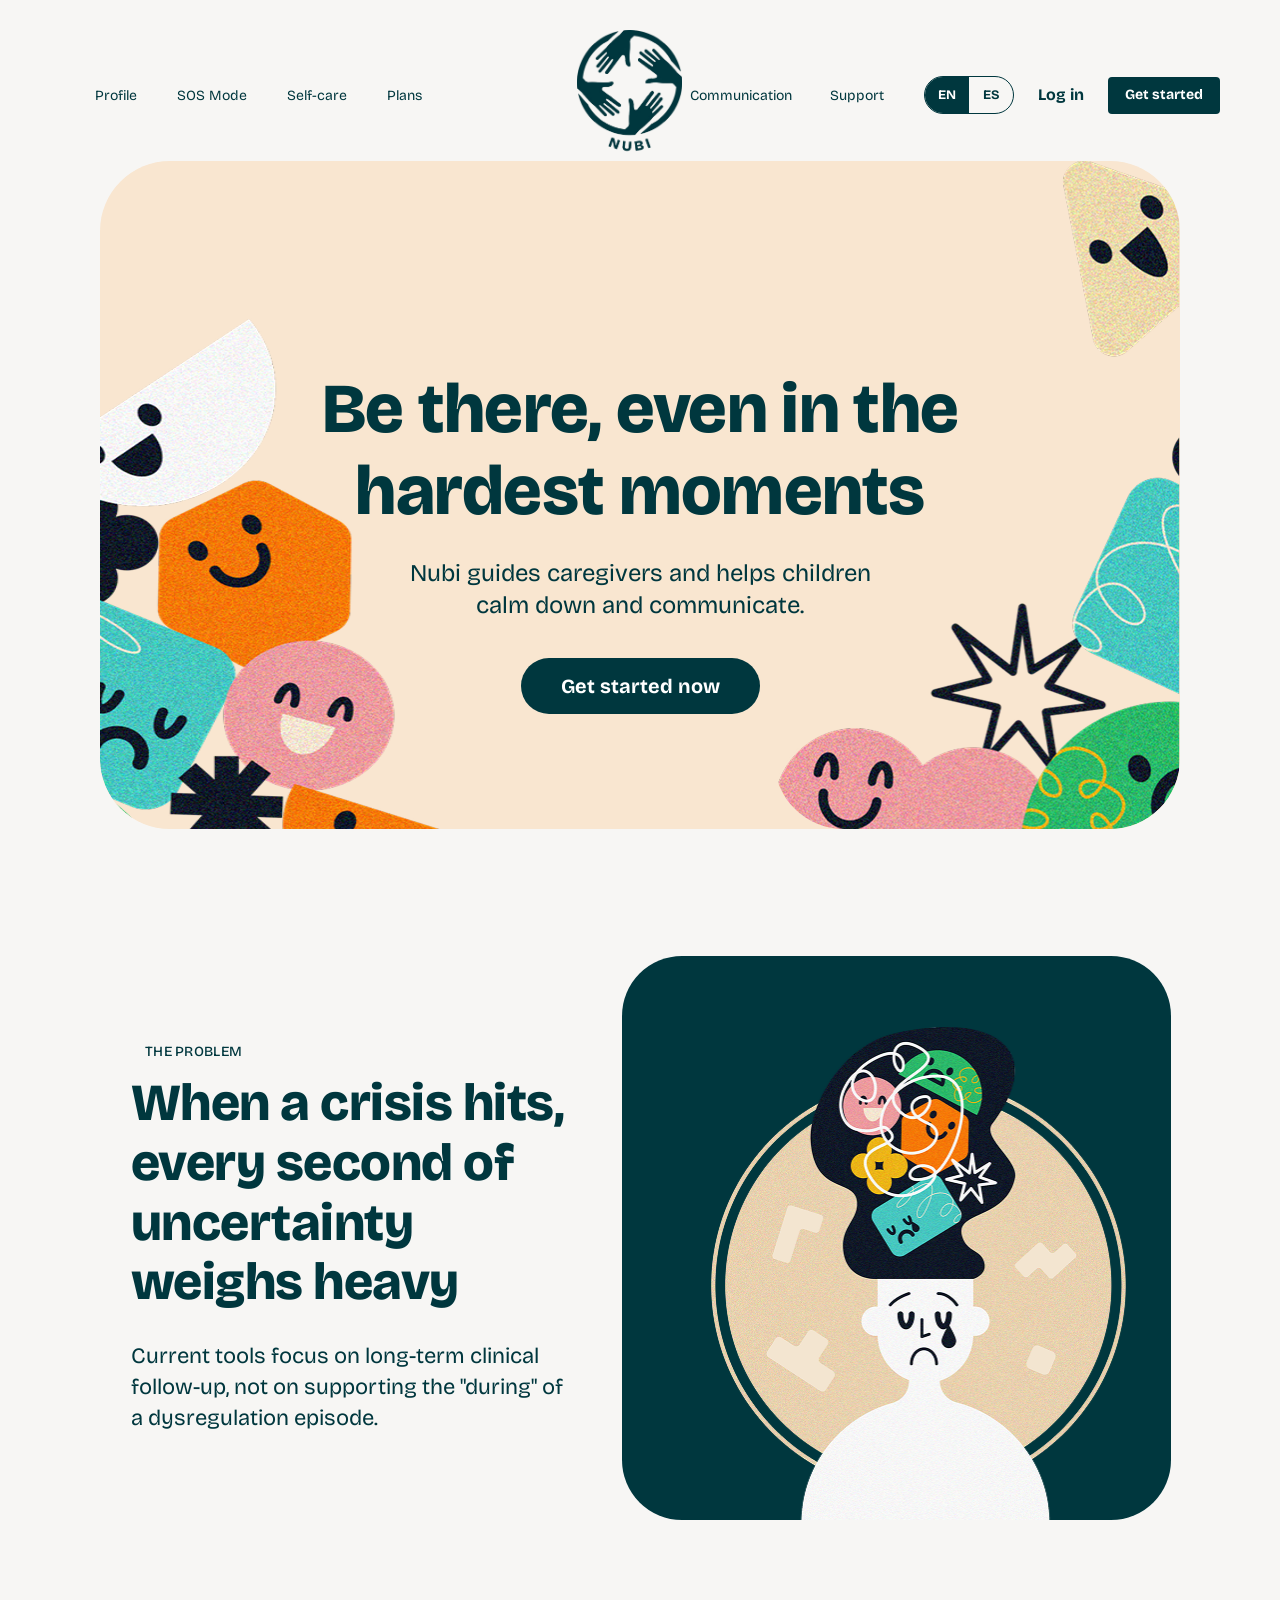
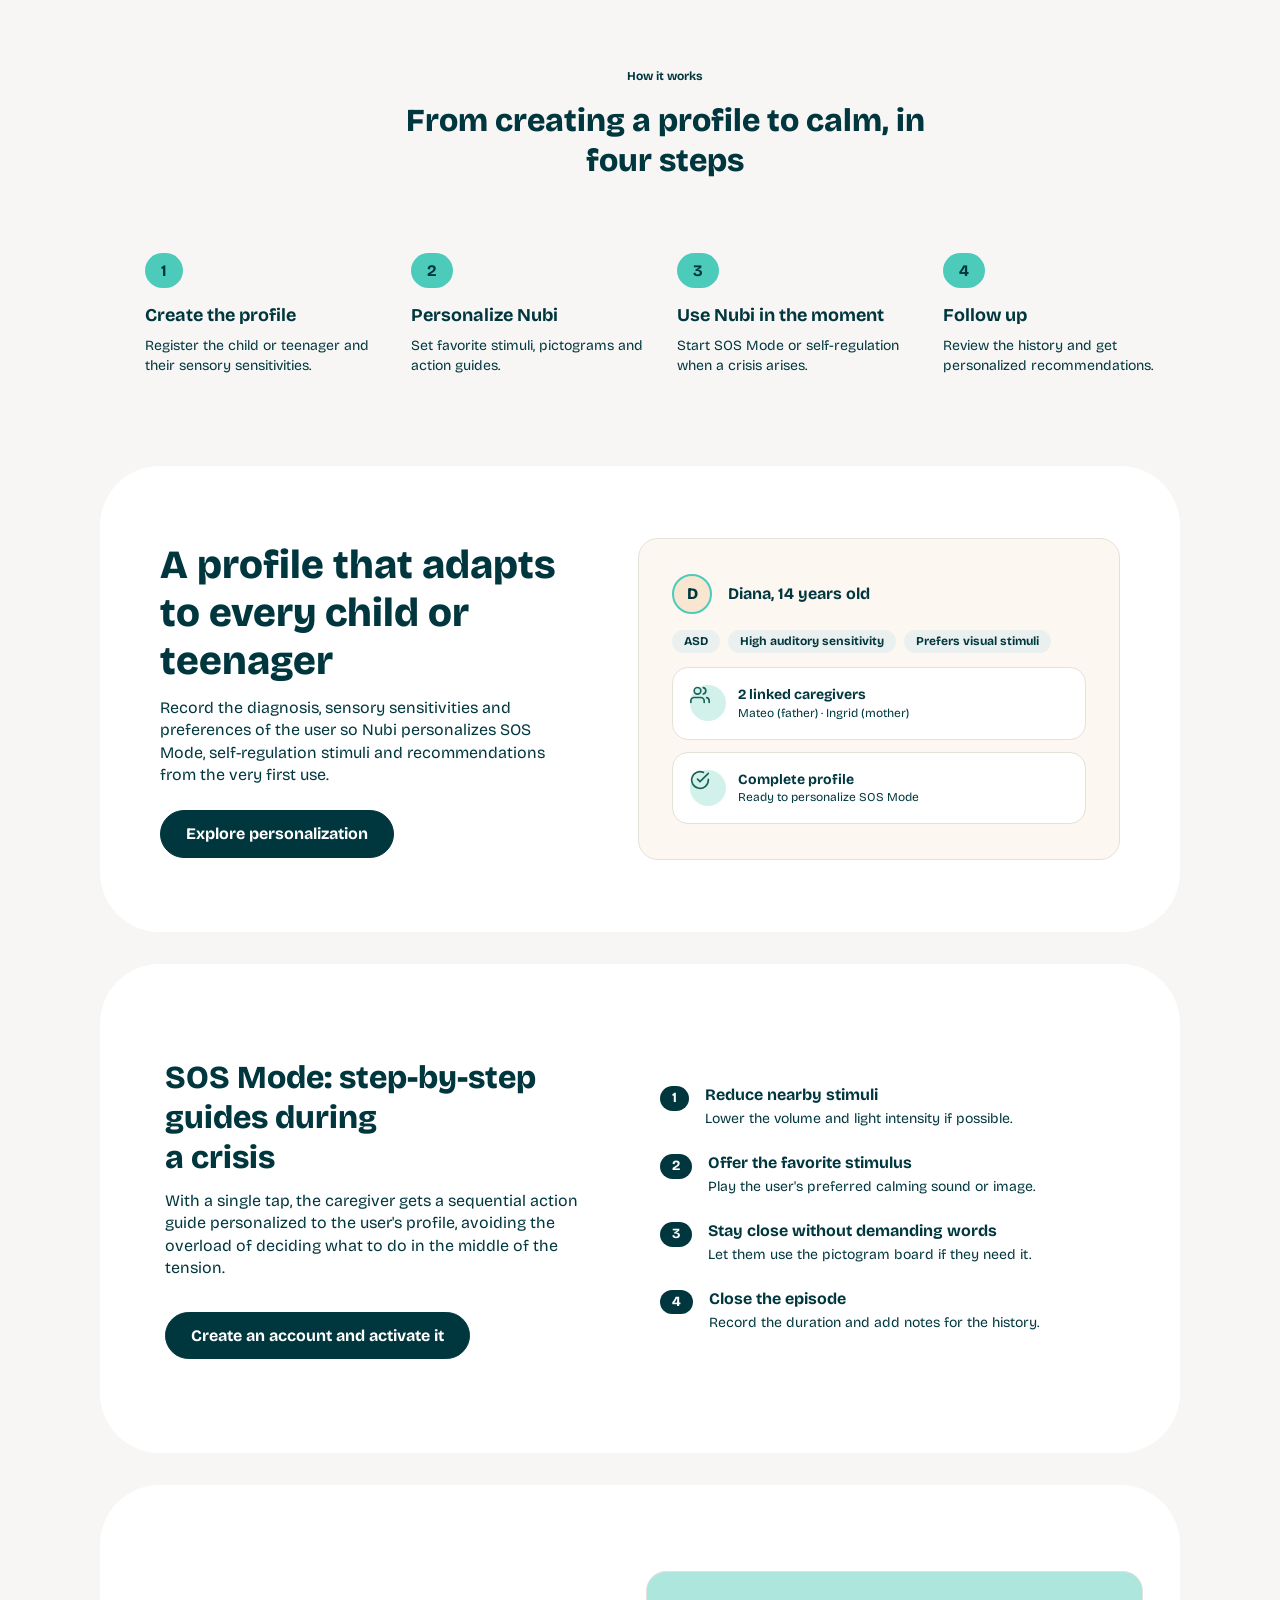
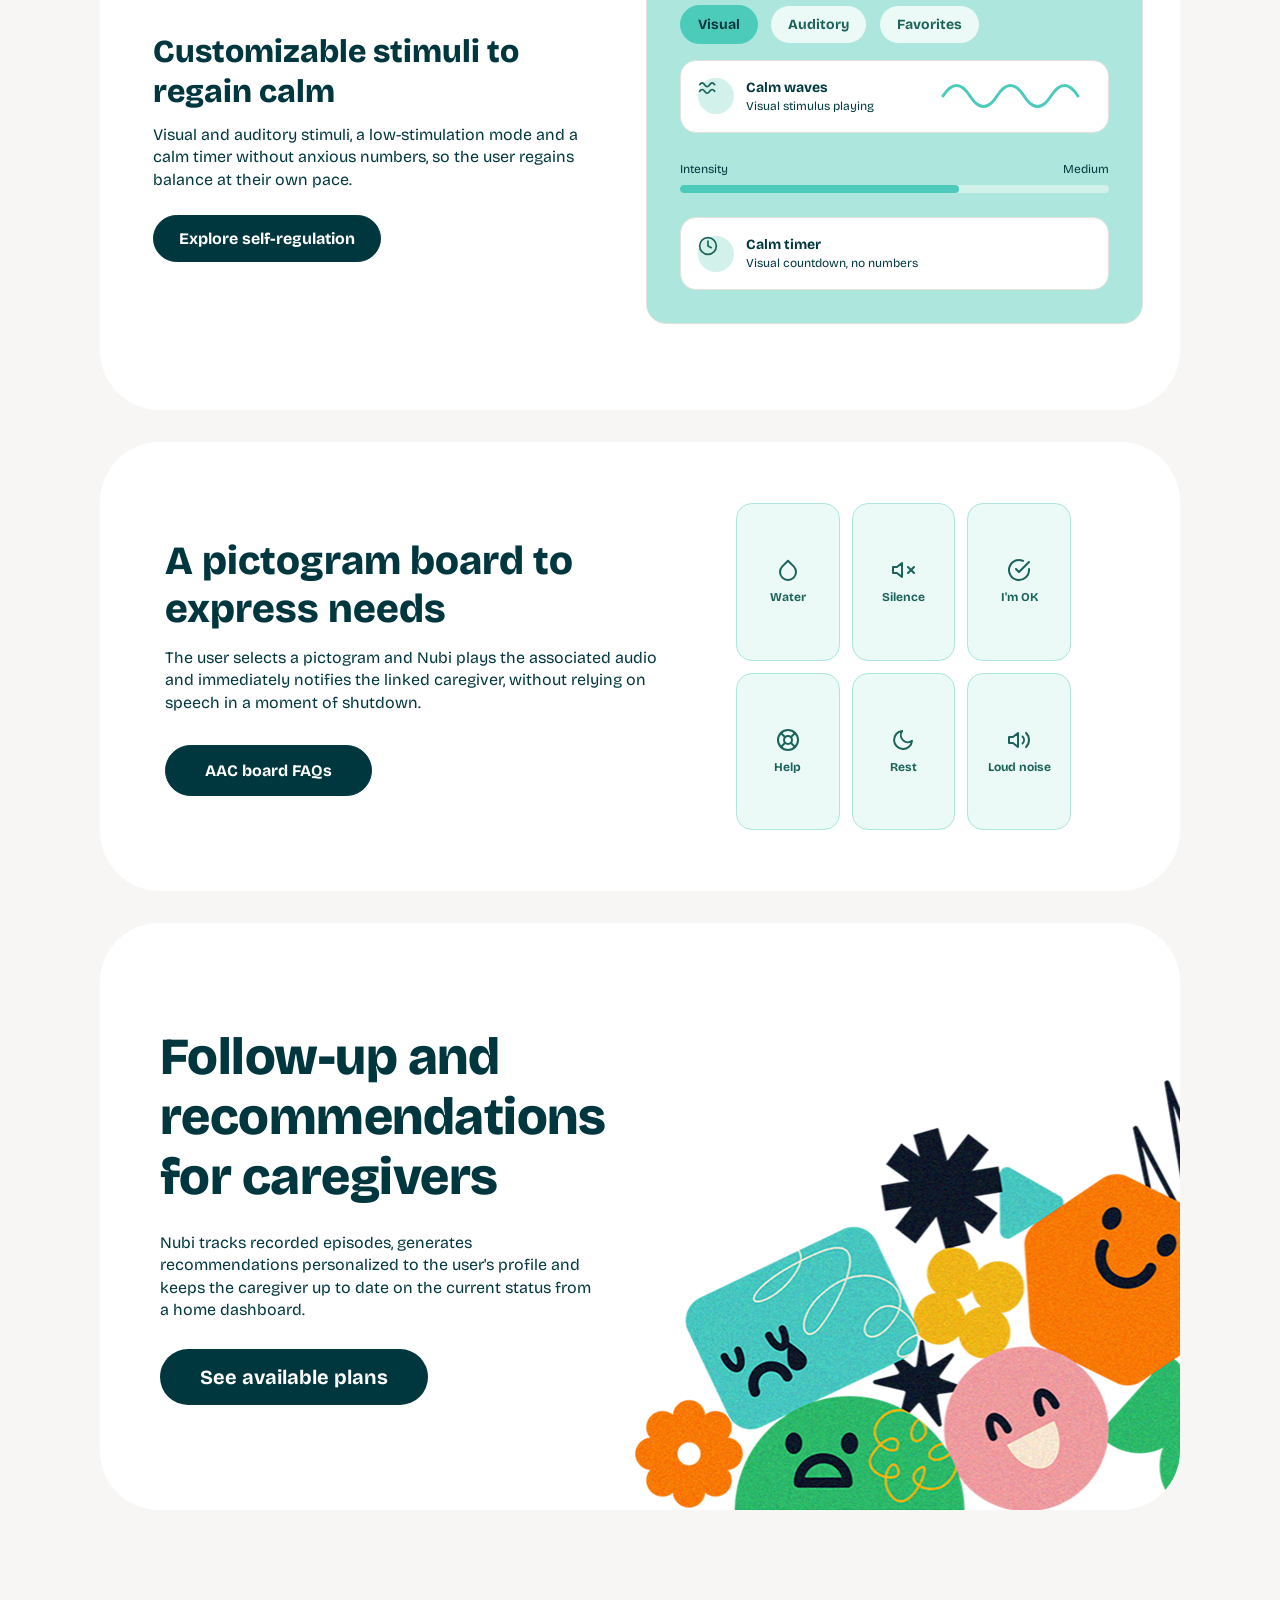
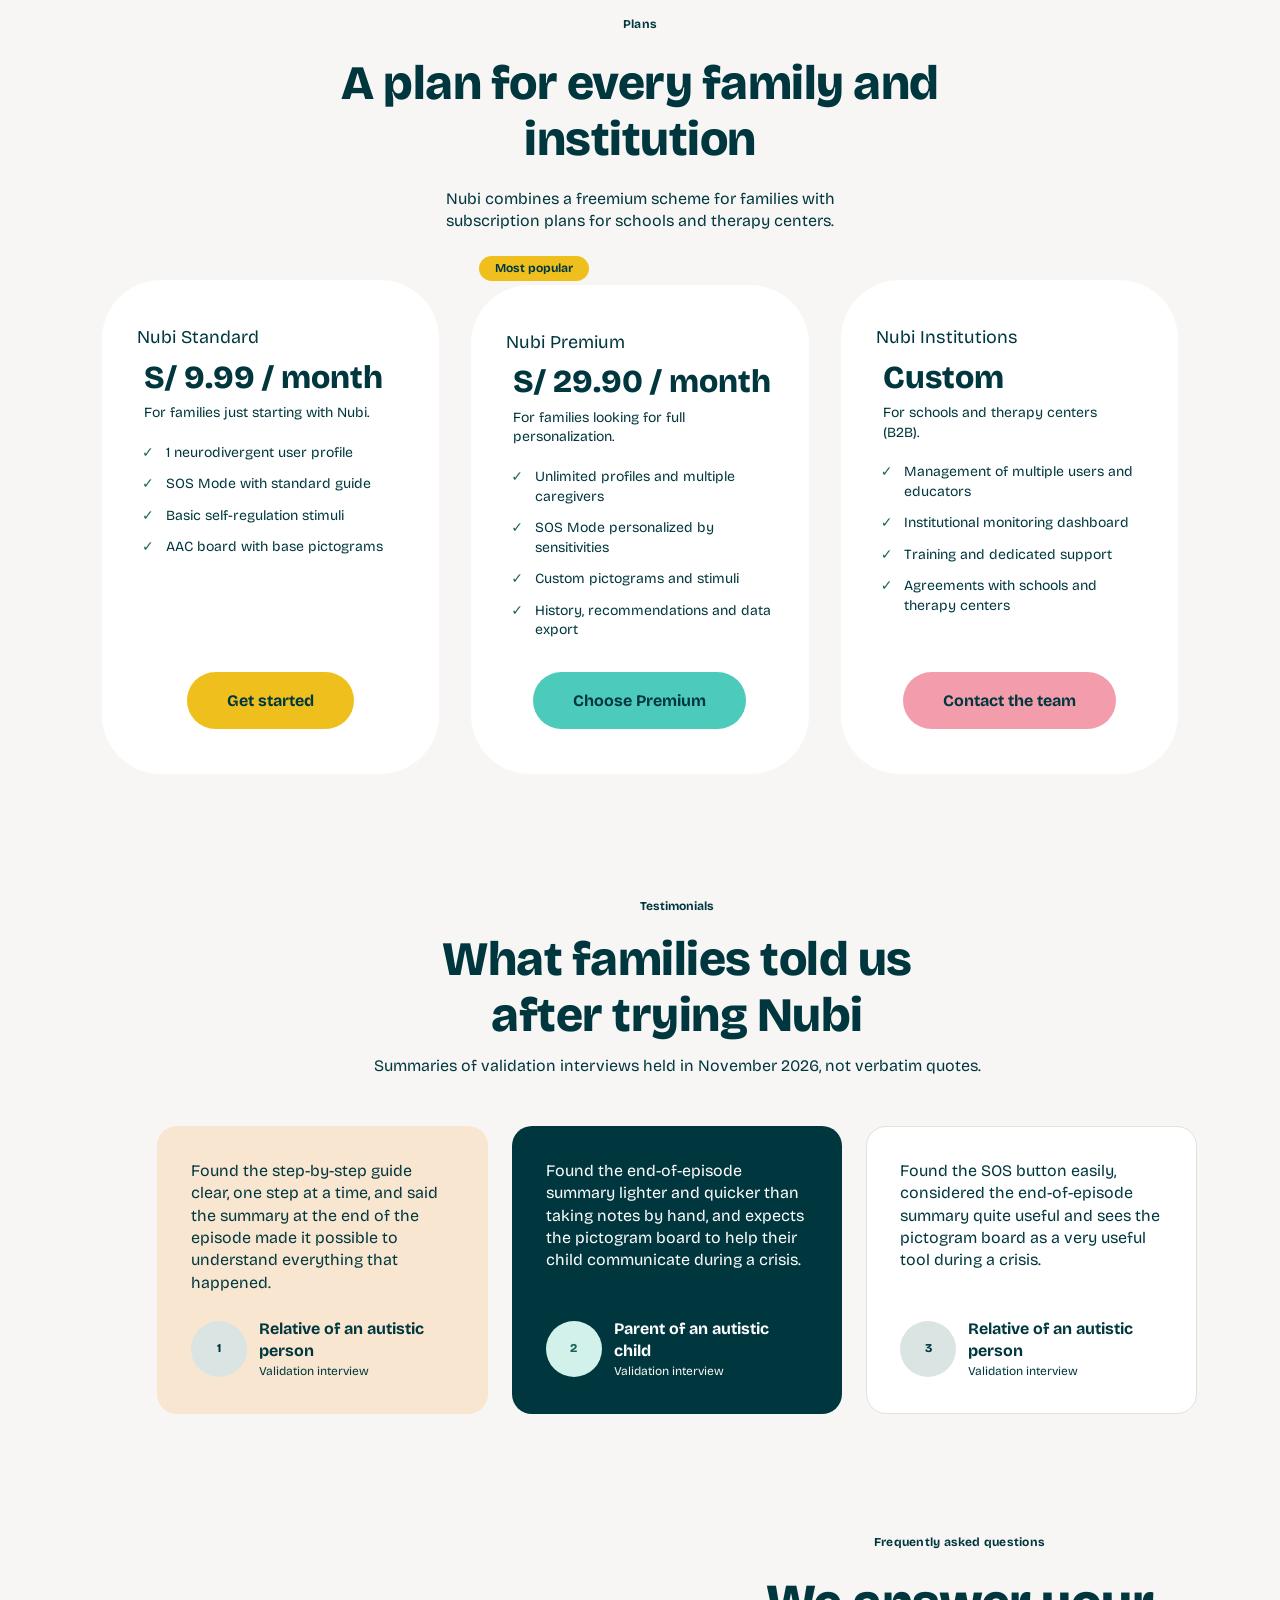
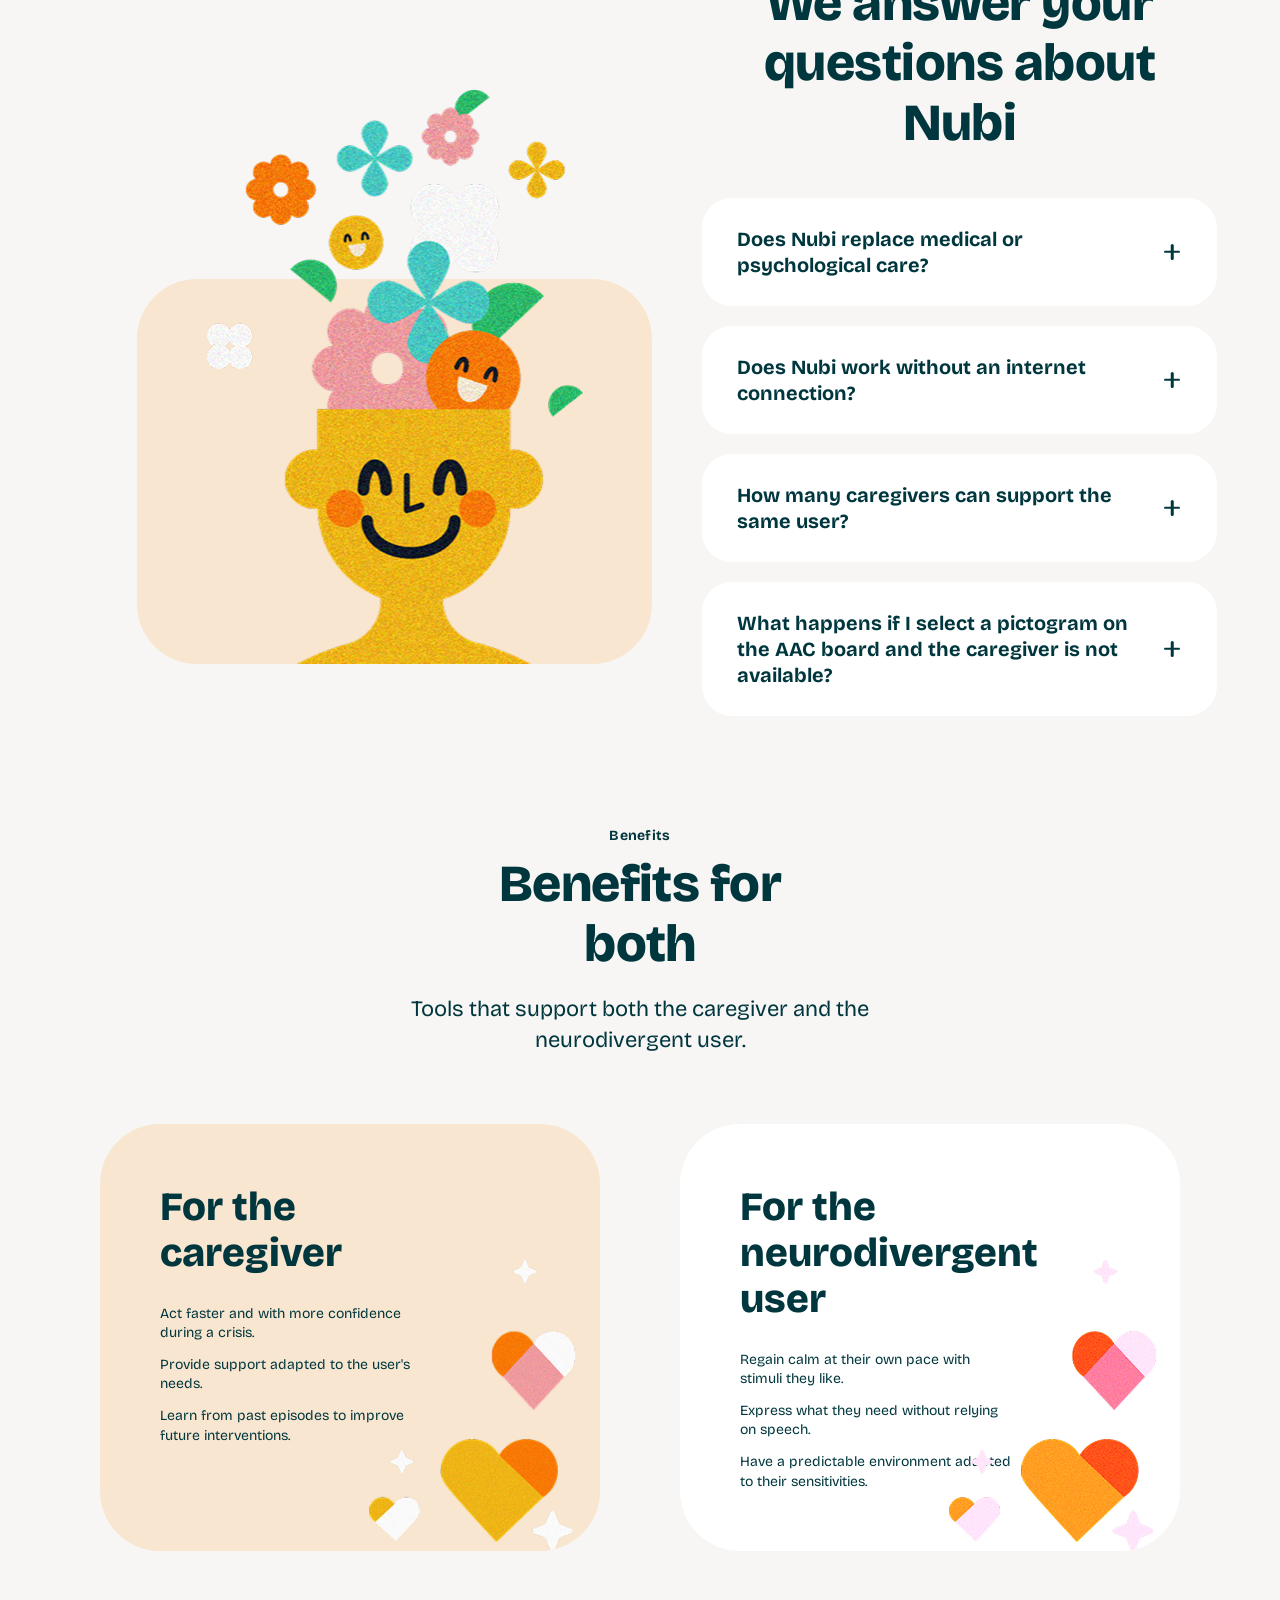
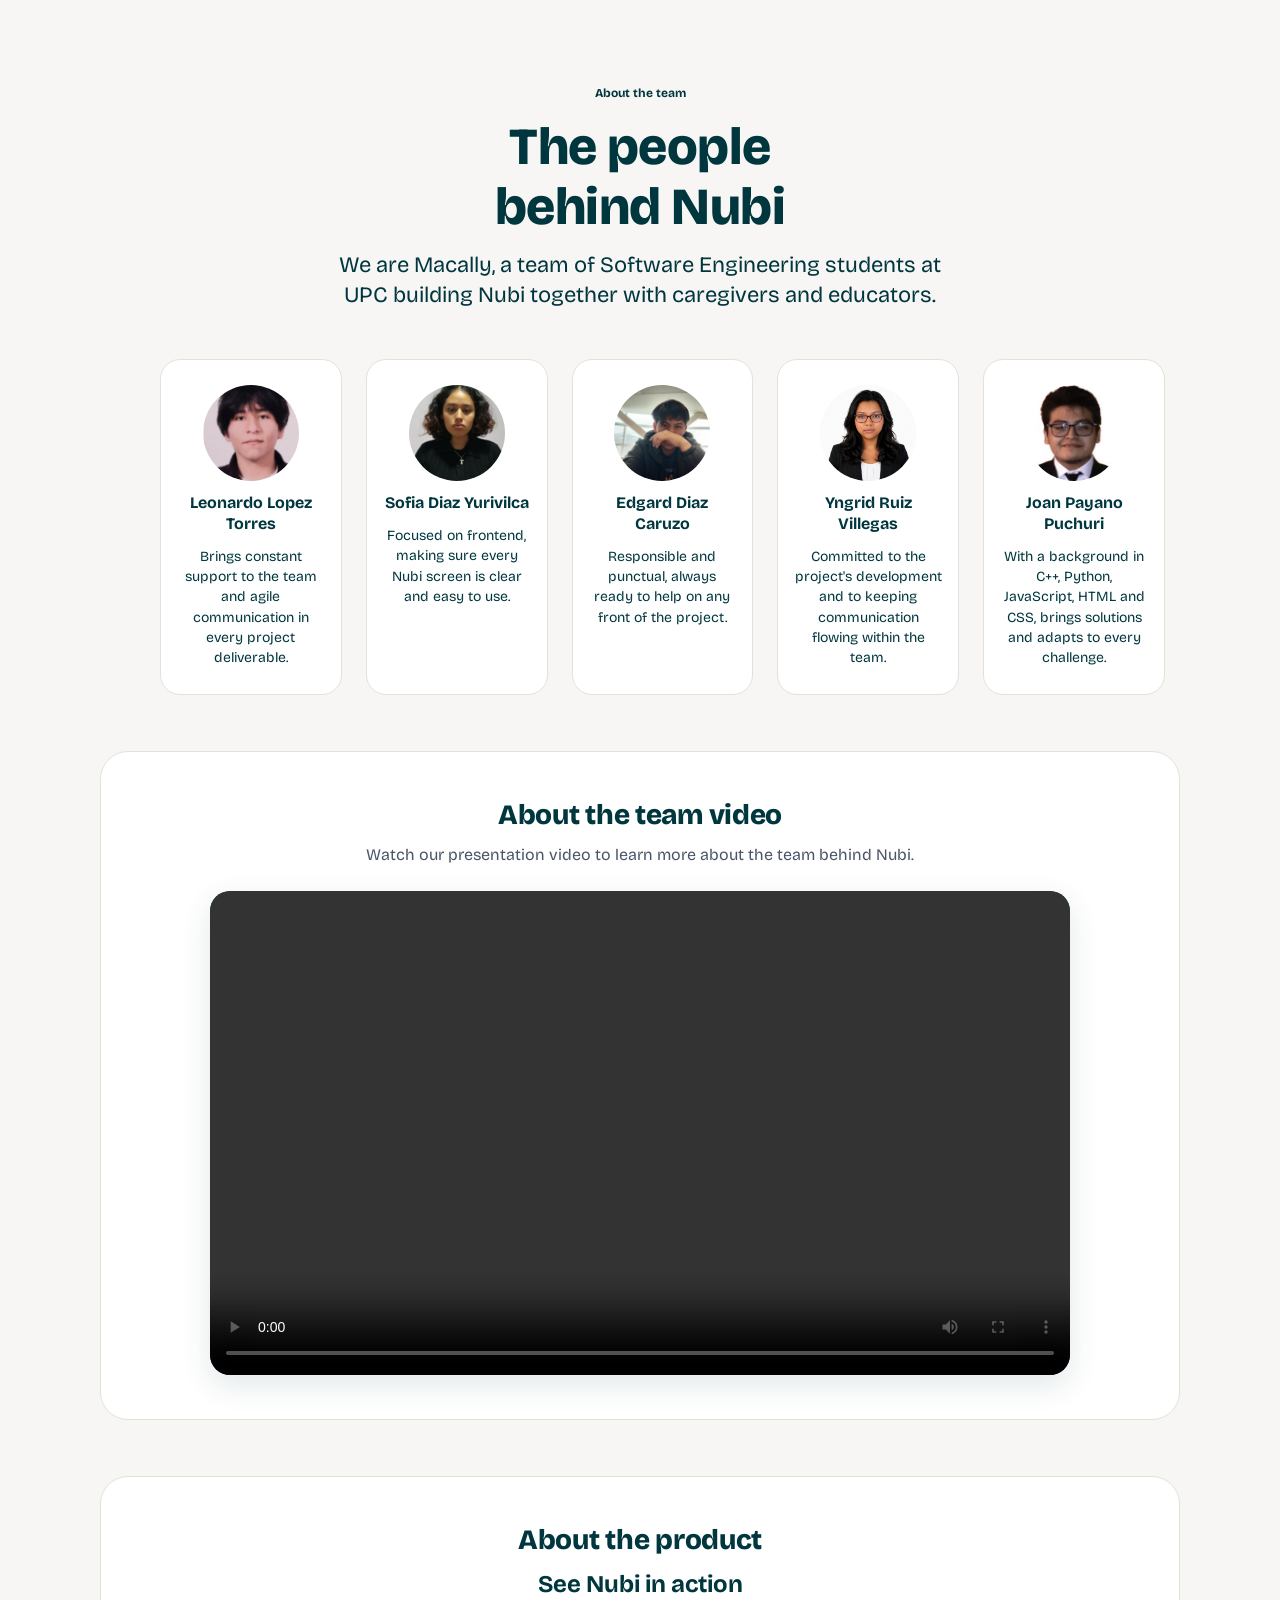
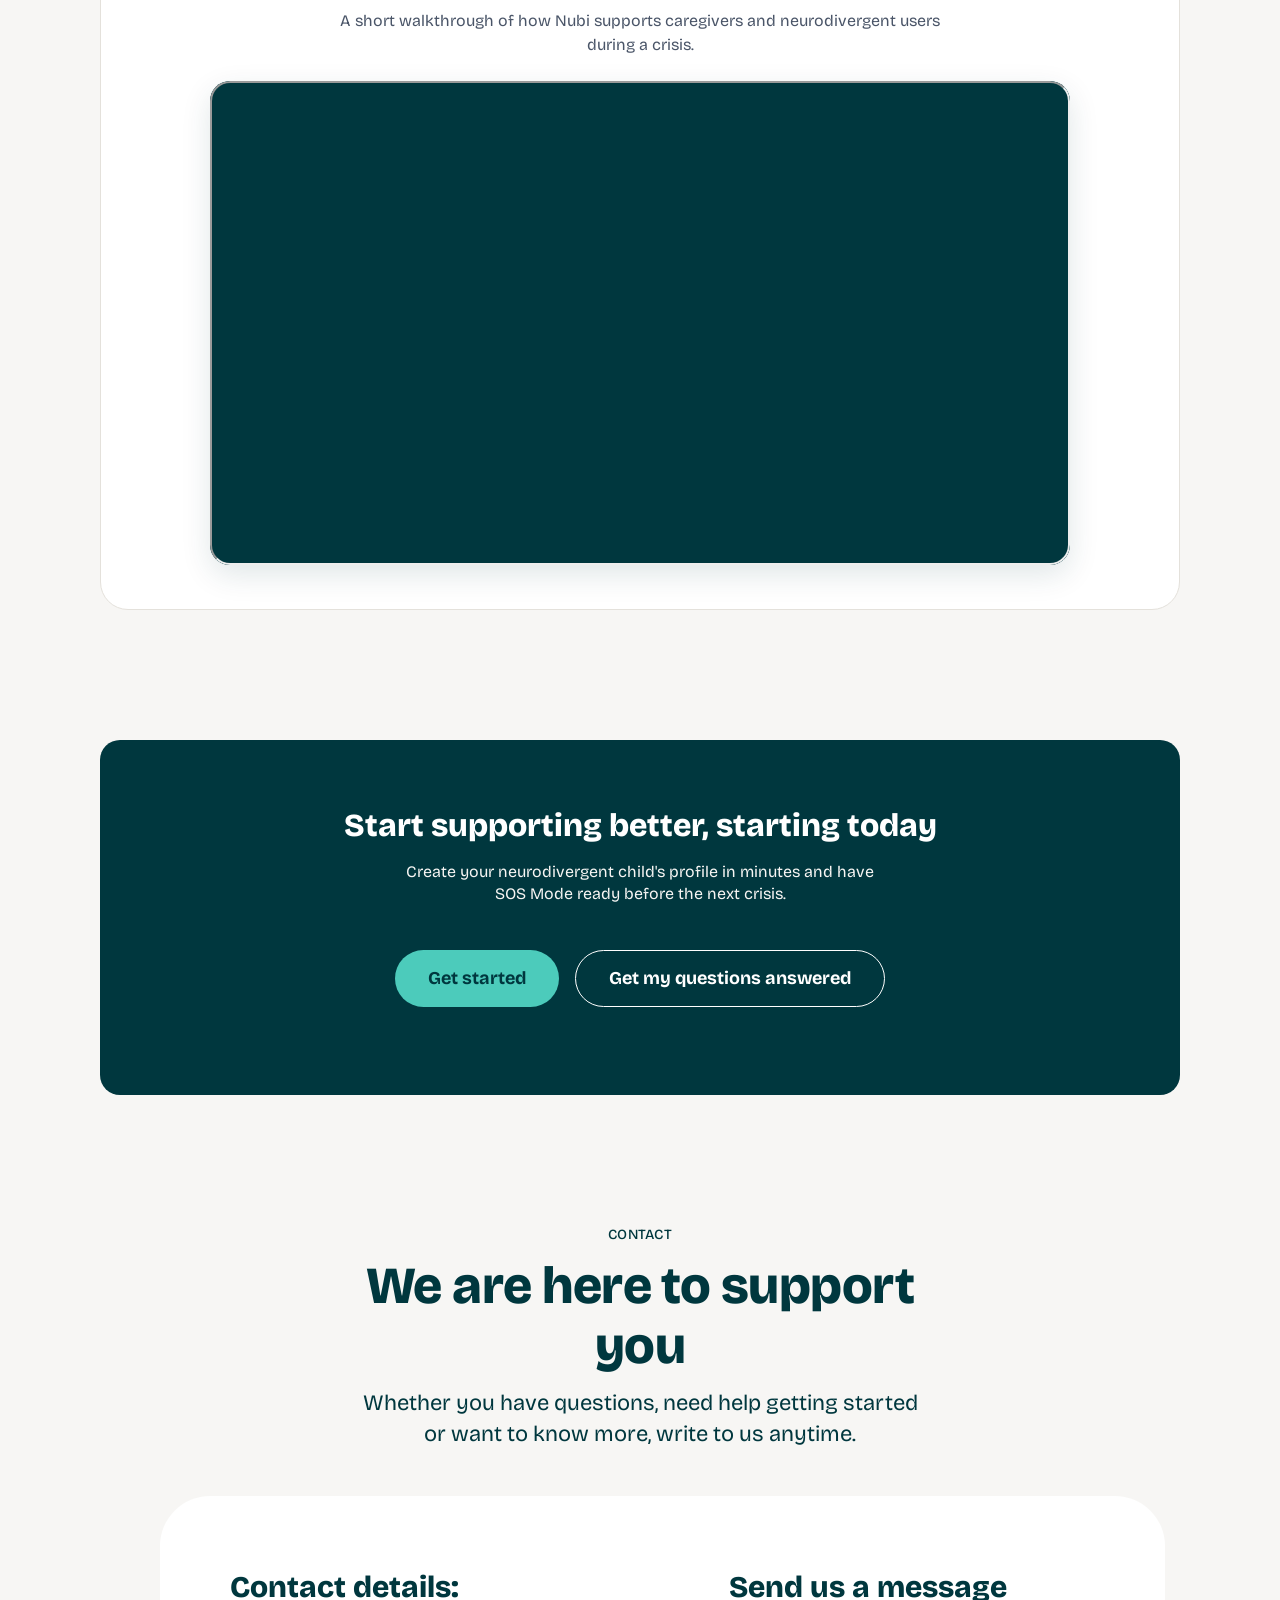
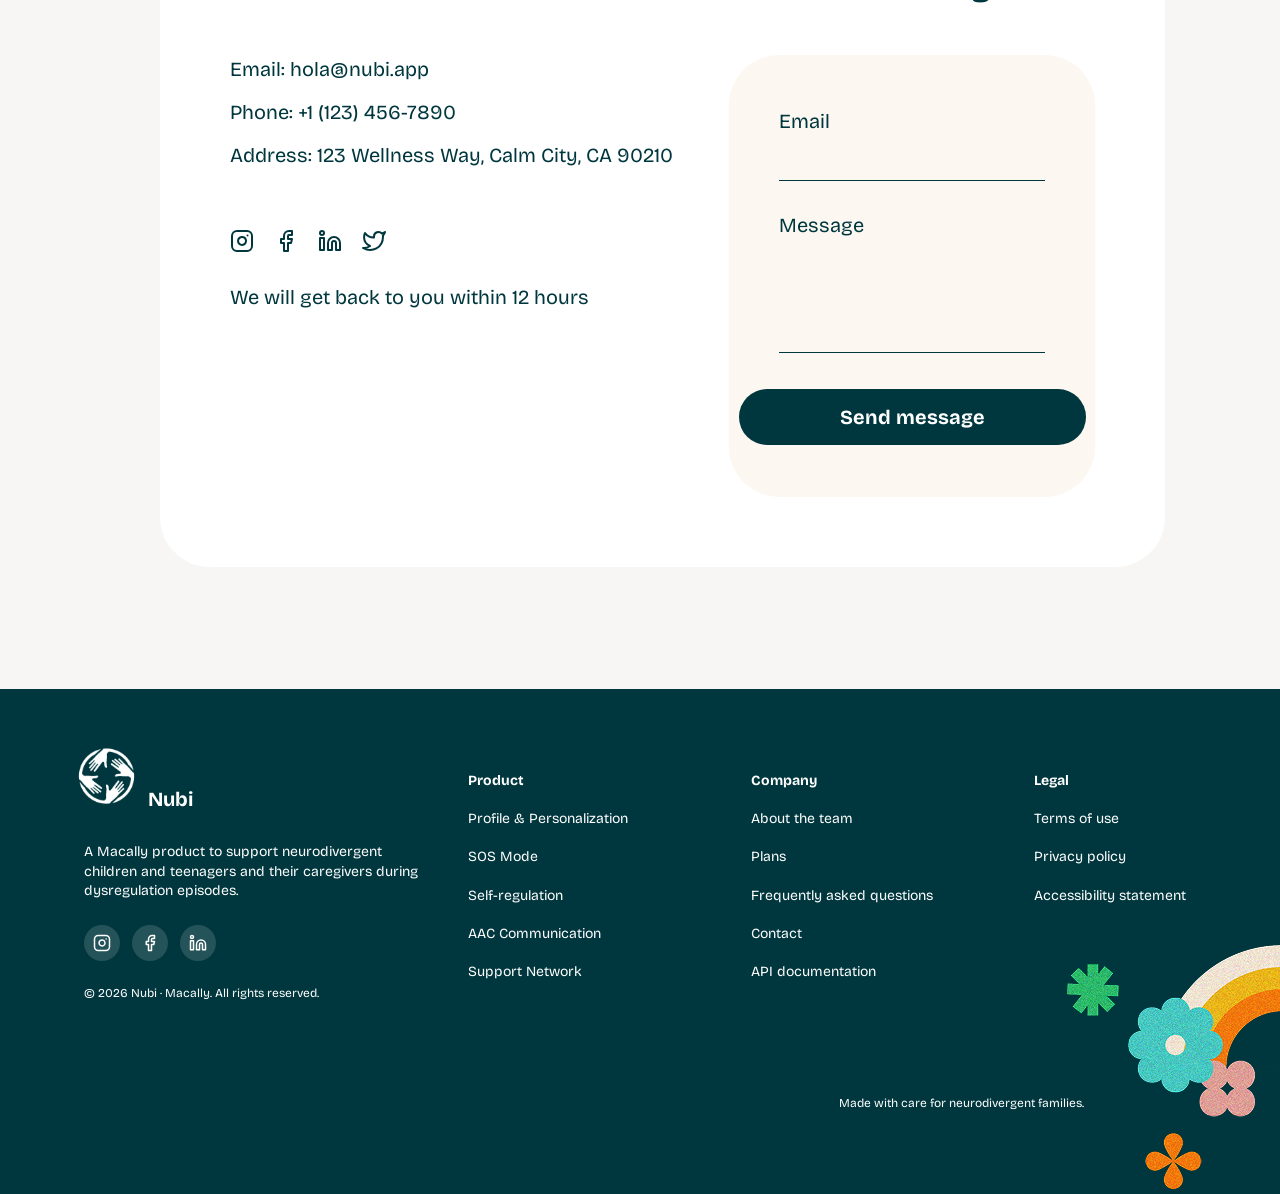
<file: docs/index.html>
<!DOCTYPE html>
<html lang="en">
<head>
<meta charset="UTF-8">
<meta name="viewport" content="width=device-width, initial-scale=1.0">
<title data-i18n="meta.title">Nubi · Be there, even in the hardest moments</title>
<meta name="description" content="Nubi guides caregivers and helps neurodivergent children and teenagers calm down and communicate during dysregulation episodes." data-i18n-content="meta.description">
<meta name="keywords" content="nubi, neurodivergence, autism, ADHD, caregivers, SOS mode, self-regulation, augmentative and alternative communication" data-i18n-content="meta.keywords">
<meta name="author" content="Macally">
<meta name="theme-color" content="#00373E">
<meta property="og:type" content="website">
<meta property="og:site_name" content="Nubi">
<meta property="og:title" content="Nubi · Be there, even in the hardest moments" data-i18n-content="meta.title">
<meta property="og:description" content="Nubi guides caregivers and helps neurodivergent children and teenagers calm down and communicate during dysregulation episodes." data-i18n-content="meta.description">
<meta property="og:image" content="https://asi0729-2620-7793-open-source.github.io/landing-page/images/logo-nubi.png">
<meta property="og:url" content="https://asi0729-2620-7793-open-source.github.io/landing-page/">
<meta property="og:locale" content="en_US">
<meta property="og:locale:alternate" content="es_419">
<meta name="twitter:card" content="summary">
<meta name="twitter:title" content="Nubi · Be there, even in the hardest moments" data-i18n-content="meta.title">
<meta name="twitter:description" content="Nubi guides caregivers and helps neurodivergent children and teenagers calm down and communicate during dysregulation episodes." data-i18n-content="meta.description">
<meta name="robots" content="index, follow">
<link rel="canonical" href="https://asi0729-2620-7793-open-source.github.io/landing-page/">
<link rel="icon" type="image/png" href="images/logo-nubi.png">
<link rel="preconnect" href="https://fonts.googleapis.com">
<link rel="preconnect" href="https://fonts.gstatic.com" crossorigin>
<link href="https://fonts.googleapis.com/css2?family=Bricolage+Grotesque:opsz,wght@12..96,400..800&display=swap" rel="stylesheet">
<link rel="stylesheet" href="styles.css">
</head>
<body>

<!-- Iconos reutilizables -->
<svg width="0" height="0" style="position:absolute" aria-hidden="true">
  <defs>
    <symbol id="i-drop" viewBox="0 0 24 24"><path d="M12 2.69l5.66 5.66a8 8 0 1 1-11.31 0z"/></symbol>
    <symbol id="i-mute" viewBox="0 0 24 24"><polygon points="11 5 6 9 2 9 2 15 6 15 11 19 11 5"/><line x1="23" y1="9" x2="17" y2="15"/><line x1="17" y1="9" x2="23" y2="15"/></symbol>
    <symbol id="i-loud" viewBox="0 0 24 24"><polygon points="11 5 6 9 2 9 2 15 6 15 11 19 11 5"/><path d="M19.07 4.93a10 10 0 0 1 0 14.14M15.54 8.46a5 5 0 0 1 0 7.07"/></symbol>
    <symbol id="i-ok" viewBox="0 0 24 24"><path d="M22 11.08V12a10 10 0 1 1-5.93-9.14"/><polyline points="22 4 12 14.01 9 11.01"/></symbol>
    <symbol id="i-help" viewBox="0 0 24 24"><circle cx="12" cy="12" r="10"/><circle cx="12" cy="12" r="4"/><line x1="4.93" y1="4.93" x2="9.17" y2="9.17"/><line x1="14.83" y1="14.83" x2="19.07" y2="19.07"/><line x1="14.83" y1="9.17" x2="19.07" y2="4.93"/><line x1="4.93" y1="19.07" x2="9.17" y2="14.83"/></symbol>
    <symbol id="i-moon" viewBox="0 0 24 24"><path d="M21 12.79A9 9 0 1 1 11.21 3 7 7 0 0 0 21 12.79z"/></symbol>
    <symbol id="i-users" viewBox="0 0 24 24"><path d="M17 21v-2a4 4 0 0 0-4-4H5a4 4 0 0 0-4 4v2"/><circle cx="9" cy="7" r="4"/><path d="M23 21v-2a4 4 0 0 0-3-3.87"/><path d="M16 3.13a4 4 0 0 1 0 7.75"/></symbol>
    <symbol id="i-clock" viewBox="0 0 24 24"><circle cx="12" cy="12" r="10"/><polyline points="12 6 12 12 16 14"/></symbol>
    <symbol id="i-wave" viewBox="0 0 24 24"><path d="M2 8c2-3 4-3 6 0s4 3 6 0 4-3 6 0"/><path d="M2 16c2-3 4-3 6 0s4 3 6 0 4-3 6 0"/></symbol>
    <symbol id="i-insta" viewBox="0 0 24 24"><rect x="2" y="2" width="20" height="20" rx="5" ry="5"/><path d="M16 11.37A4 4 0 1 1 12.63 8 4 4 0 0 1 16 11.37z"/><line x1="17.5" y1="6.5" x2="17.51" y2="6.5"/></symbol>
    <symbol id="i-fb" viewBox="0 0 24 24"><path d="M18 2h-3a5 5 0 0 0-5 5v3H7v4h3v8h4v-8h3l1-4h-4V7a1 1 0 0 1 1-1h3z"/></symbol>
    <symbol id="i-in" viewBox="0 0 24 24"><path d="M16 8a6 6 0 0 1 6 6v7h-4v-7a2 2 0 0 0-2-2 2 2 0 0 0-2 2v7h-4v-7a6 6 0 0 1 6-6z"/><rect x="2" y="9" width="4" height="12"/><circle cx="4" cy="4" r="2"/></symbol>
    <symbol id="i-x" viewBox="0 0 24 24"><path d="M23 3a10.9 10.9 0 0 1-3.14 1.53 4.48 4.48 0 0 0-7.86 3v1A10.66 10.66 0 0 1 3 4s-4 9 5 13a11.64 11.64 0 0 1-7 2c9 5 20 0 20-11.5a4.5 4.5 0 0 0-.08-.83A7.72 7.72 0 0 0 23 3z"/></symbol>
  </defs>
</svg>

<a class="skip-link" href="#inicio" data-i18n="k166">Skip to main content</a>

<div class="page">

  <!-- NAV -->
  <header class="nav">
    <nav class="nav-links nav-left" aria-label="Main" data-i18n-aria-label="k001">
      <a href="#perfil" data-i18n="k004">Profile</a>
      <a href="#sos" data-i18n="k005">SOS Mode</a>
      <a href="#autocuidado" data-i18n="k006">Self-care</a>
      <a href="#planes" data-i18n="k007">Plans</a>
    </nav>
    <a class="nav-logo" href="#inicio" aria-label="Nubi – home" data-i18n-aria-label="k003"><img src="images/logo-nubi.png" alt="Nubi"></a>
    <nav class="nav-links nav-right" aria-label="Secondary" data-i18n-aria-label="k002">
      <a href="#comunicacion" data-i18n="k008">Communication</a>
      <a href="#apoyo" data-i18n="k009">Support</a>
      <div class="nav-actions">
        <div class="lang-switch" role="group" aria-label="Language / Idioma">
          <button type="button" class="lang-btn" data-lang="en" lang="en" aria-pressed="true" aria-label="Switch language to English" data-i18n-aria-label="k168">EN</button>
          <button type="button" class="lang-btn" data-lang="es" lang="es-419" aria-pressed="false" aria-label="Switch language to Spanish" data-i18n-aria-label="k169">ES</button>
        </div>

<a class="login" href="https://nubi-frontend-7793.web.app/ingresar" data-app-route="login" data-i18n="k010">Log in</a>

<a class="btn btn-dark" href="https://nubi-frontend-7793.web.app/registro" data-app-route="signup" data-i18n="k011">Get started</a>

      </div>
    </nav>
    <button type="button" class="nav-toggle" aria-expanded="false" aria-controls="mobile-menu" aria-label="Open menu" data-i18n-aria-label="k167"><span class="bars" aria-hidden="true"></span></button>
    <nav class="mobile-menu" id="mobile-menu" hidden aria-label="Mobile navigation menu" data-i18n-aria-label="k170">
      <ul>
        <li><a href="#perfil" data-i18n="k004">Profile</a></li>
        <li><a href="#sos" data-i18n="k005">SOS Mode</a></li>
        <li><a href="#autocuidado" data-i18n="k006">Self-care</a></li>
        <li><a href="#comunicacion" data-i18n="k008">Communication</a></li>
        <li><a href="#apoyo" data-i18n="k009">Support</a></li>
        <li><a href="#planes" data-i18n="k007">Plans</a></li>
        <li><a href="#equipo" data-i18n="k129">About the team</a></li>
        <li><a href="#faq" data-i18n="k108">Frequently asked questions</a></li>
        <li><a href="#contacto" data-i18n="k160">Contact</a></li>
        <li class="menu-account"><a href="https://nubi-frontend-7793.web.app/ingresar" data-app-route="login" data-i18n="k010">Log in</a></li>
        <li class="menu-account"><a class="btn btn-dark" href="https://nubi-frontend-7793.web.app/registro" data-app-route="signup" data-i18n="k011">Get started</a></li>
      </ul>
    </nav>
  </header>

  <main id="inicio">

    <!-- HERO -->
    <section class="hero" style="margin-top:0">
      <img class="hero-left" src="images/hero-izquierda.png" alt="">
      <img class="hero-right" src="images/hero-derecha.png" alt="">
      <div class="hero-content">
        <h1 data-i18n="k012">Be there, even in the hardest moments</h1>
        <p class="hero-sub" data-i18n="k013">Nubi guides caregivers and helps children calm down and communicate.</p>
        <a class="btn btn-dark btn-lg" href="https://nubi-frontend-7793.web.app/registro" data-app-route="signup" data-i18n="k014">Get started now</a>
      </div>
    </section>

    <!-- EL PROBLEMA -->
    <section class="problem">
      <div class="problem-text">
        <span class="eyebrow" data-i18n="k015">THE PROBLEM</span>
        <h2 data-i18n="k016">When a crisis hits, every second of uncertainty weighs heavy</h2>
        <p data-i18n="k017">Current tools focus on long-term clinical follow-up, not on supporting the "during" of a dysregulation episode.</p>
      </div>
      <div class="problem-art">
        <img src="images/problema.png" alt="Illustration of a person overwhelmed by thoughts" data-i18n-alt="k018">
      </div>
    </section>

    <!-- CÓMO FUNCIONA -->
    <section class="how">
      <div class="how-head">
        <span class="pill-label" data-i18n="k019">How it works</span>
        <h2 data-i18n="k020" data-i18n-html>From creating a profile to calm, in<br>four steps</h2>
      </div>
      <div class="steps">
        <div class="step">
          <span class="step-num">1</span>
          <h3 data-i18n="k021">Create the profile</h3>
          <p data-i18n="k022">Register the child or teenager and their sensory sensitivities.</p>
        </div>
        <div class="step">
          <span class="step-num">2</span>
          <h3 data-i18n="k023">Personalize Nubi</h3>
          <p data-i18n="k024">Set favorite stimuli, pictograms and action guides.</p>
        </div>
        <div class="step">
          <span class="step-num">3</span>
          <h3 data-i18n="k025">Use Nubi in the moment</h3>
          <p data-i18n="k026">Start SOS Mode or self-regulation when a crisis arises.</p>
        </div>
        <div class="step">
          <span class="step-num">4</span>
          <h3 data-i18n="k027">Follow up</h3>
          <p data-i18n="k028">Review the history and get personalized recommendations.</p>
        </div>
      </div>
    </section>

    <!-- CARDS -->
    <div class="section" style="margin-top:91px">

      <!-- Perfil -->
      <section class="card" id="perfil">
        <div class="card-text">
          <h2 class="xl" data-i18n="k029">A profile that adapts to every child or teenager</h2>
          <p data-i18n="k030">Record the diagnosis, sensory sensitivities and preferences of the user so Nubi personalizes SOS Mode, self-regulation stimuli and recommendations from the very first use.</p>
          <a class="btn btn-dark btn-md" href="#autocuidado" data-i18n="k031">Explore personalization</a>
        </div>
        <div class="card-visual profile-card">
          <div class="profile-user">
            <div class="avatar">D</div>
            <strong data-i18n="k032">Diana, 14 years old</strong>
          </div>
          <div class="chips">
            <span class="chip" data-i18n="k033">ASD</span>
            <span class="chip" data-i18n="k034">High auditory sensitivity</span>
            <span class="chip" data-i18n="k035">Prefers visual stimuli</span>
          </div>
          <div class="info-row">
            <span class="info-icon"><svg class="ic"><use href="#i-users"/></svg></span>
            <div><strong data-i18n="k036">2 linked caregivers</strong><span data-i18n="k037">Mateo (father) · Ingrid (mother)</span></div>
          </div>
          <div class="info-row">
            <span class="info-icon"><svg class="ic"><use href="#i-ok"/></svg></span>
            <div><strong data-i18n="k038">Complete profile</strong><span data-i18n="k039">Ready to personalize SOS Mode</span></div>
          </div>
        </div>
      </section>

      <!-- Modo SOS -->
      <section class="card" id="sos" style="padding:94px 65px;gap:40px">
        <div class="card-text" style="gap:32px">
          <div style="display:flex;flex-direction:column;gap:12px">
            <h2 data-i18n="k040" data-i18n-html>SOS Mode: step-by-step guides during<br>a crisis</h2>
            <p data-i18n="k041">With a single tap, the caregiver gets a sequential action guide personalized to the user's profile, avoiding the overload of deciding what to do in the middle of the tension.</p>
          </div>
          <a class="btn btn-dark btn-md" href="https://nubi-frontend-7793.web.app/registro" data-app-route="signup" style="margin:0" data-i18n="k042">Create an account and activate it</a>
        </div>
        <div class="sos-steps">
          <div class="sos-step"><span class="sos-num">1</span><div><strong data-i18n="k043">Reduce nearby stimuli</strong><span data-i18n="k044">Lower the volume and light intensity if possible.</span></div></div>
          <div class="sos-step"><span class="sos-num">2</span><div><strong data-i18n="k045">Offer the favorite stimulus</strong><span data-i18n="k046">Play the user's preferred calming sound or image.</span></div></div>
          <div class="sos-step"><span class="sos-num">3</span><div><strong data-i18n="k047">Stay close without demanding words</strong><span data-i18n="k048">Let them use the pictogram board if they need it.</span></div></div>
          <div class="sos-step"><span class="sos-num">4</span><div><strong data-i18n="k049">Close the episode</strong><span data-i18n="k050">Record the duration and add notes for the history.</span></div></div>
        </div>
      </section>

      <!-- Estímulos -->
      <section class="card" id="autocuidado" style="padding:86px 37px 86px 53px">
        <div class="card-text">
          <h2 data-i18n="k051" data-i18n-html>Customizable stimuli to<br>regain calm</h2>
          <p data-i18n="k052">Visual and auditory stimuli, a low-stimulation mode and a calm timer without anxious numbers, so the user regains balance at their own pace.</p>
          <a class="btn btn-dark btn-md" href="#planes" data-i18n="k053">Explore self-regulation</a>
        </div>
        <div class="mint-panel">
          <div class="tabs">
            <span class="tab active" data-i18n="k054">Visual</span>
            <span class="tab" data-i18n="k055">Auditory</span>
            <span class="tab" data-i18n="k056">Favorites</span>
          </div>
          <div class="white-row">
            <span class="info-icon" style="background:var(--mint-200)"><svg class="ic"><use href="#i-wave"/></svg></span>
            <div><strong data-i18n="k057">Calm waves</strong><span data-i18n="k058">Visual stimulus playing</span></div>
            <svg class="wave" viewBox="0 0 150 36" fill="none" stroke="currentColor" stroke-width="3" stroke-linecap="round" aria-hidden="true">
              <path d="M2 18c9-14 18-14 27 0s18 14 27 0 18-14 27 0 18 14 27 0 18-14 27 0"/>
            </svg>
          </div>
          <div class="meter">
            <div class="meter-head"><span data-i18n="k059">Intensity</span><span data-i18n="k060">Medium</span></div>
            <div class="meter-track"><div class="meter-fill"></div></div>
          </div>
          <div class="white-row">
            <span class="info-icon"><svg class="ic"><use href="#i-clock"/></svg></span>
            <div><strong data-i18n="k061">Calm timer</strong><span data-i18n="k062">Visual countdown, no numbers</span></div>
          </div>
        </div>
      </section>

      <!-- Pictogramas -->
      <section class="card" id="comunicacion" style="padding:61px 109px 61px 65px">
        <div class="card-text" style="gap:7px">
          <h2 class="xl" style="font-size:40px;margin-bottom:7px;max-width:515px" data-i18n="k063" data-i18n-html>A pictogram board to<br>express needs</h2>
          <p style="margin-bottom:24px" data-i18n="k064">The user selects a pictogram and Nubi plays the associated audio and immediately notifies the linked caregiver, without relying on speech in a moment of shutdown.</p>
          <a class="btn btn-dark btn-md" href="#faq" style="margin:0;border-radius:100px;padding:15px 39px" data-i18n="k065">AAC board FAQs</a>
        </div>
        <div class="picto-grid">
          <div class="picto"><svg class="ic"><use href="#i-drop"/></svg><span data-i18n="k066">Water</span></div>
          <div class="picto"><svg class="ic"><use href="#i-mute"/></svg><span data-i18n="k067">Silence</span></div>
          <div class="picto"><svg class="ic"><use href="#i-ok"/></svg><span data-i18n="k068">I'm OK</span></div>
          <div class="picto"><svg class="ic"><use href="#i-help"/></svg><span data-i18n="k069">Help</span></div>
          <div class="picto"><svg class="ic"><use href="#i-moon"/></svg><span data-i18n="k070">Rest</span></div>
          <div class="picto"><svg class="ic"><use href="#i-loud"/></svg><span data-i18n="k071">Loud noise</span></div>
        </div>
      </section>

      <!-- Seguimiento -->
      <section class="card follow" id="apoyo">
        <div class="follow-text">
          <h2 data-i18n="k072" data-i18n-html>Follow-up and recommendations<br>for caregivers</h2>
          <p data-i18n="k073">Nubi tracks recorded episodes, generates recommendations personalized to the user's profile and keeps the caregiver up to date on the current status from a home dashboard.</p>
          <a class="btn btn-dark btn-lg" href="#planes" data-i18n="k074">See available plans</a>
        </div>
        <img src="images/seguimiento.png" alt="Illustration of colorful shapes with facial expressions" data-i18n-alt="k075">
      </section>
    </div>

    <!-- PLANES -->
    <section class="section container" id="planes" style="margin-top:106px;padding-inline:101px">
      <div class="plans-head">
        <span class="eyebrow" data-i18n="k007">Plans</span>
        <h2 data-i18n="k076">A plan for every family and institution</h2>
        <p data-i18n="k077">Nubi combines a freemium scheme for families with subscription plans for schools and therapy centers.</p>
      </div>
      <div class="plans">
        <div class="plan-col side">
          <div class="plan">
            <span class="plan-name">Nubi Standard</span>
            <span class="plan-price" data-i18n="k078">S/ 9.99 / month</span>
            <span class="plan-desc" data-i18n="k079">For families just starting with Nubi.</span>
            <ul>
              <li data-i18n="k080">1 neurodivergent user profile</li>
              <li data-i18n="k081">SOS Mode with standard guide</li>
              <li data-i18n="k082">Basic self-regulation stimuli</li>
              <li data-i18n="k083">AAC board with base pictograms</li>
            </ul>
            <a class="btn btn-yellow" href="https://nubi-frontend-7793.web.app/registro" data-app-route="signup" data-i18n="k011">Get started</a>
          </div>
        </div>
        <div class="plan-col premium">
          <span class="plan-badge" data-i18n="k084">Most popular</span>
          <div class="plan" style="margin-top:4px">
            <span class="plan-name">Nubi Premium</span>
            <span class="plan-price" data-i18n="k085">S/ 29.90 / month</span>
            <span class="plan-desc" data-i18n="k086">For families looking for full personalization.</span>
            <ul>
              <li data-i18n="k087">Unlimited profiles and multiple caregivers</li>
              <li data-i18n="k088">SOS Mode personalized by sensitivities</li>
              <li data-i18n="k089">Custom pictograms and stimuli</li>
              <li data-i18n="k090">History, recommendations and data export</li>
            </ul>
            <a class="btn btn-mint" href="https://nubi-frontend-7793.web.app/registro" data-app-route="signup" data-i18n="k091">Choose Premium</a>
          </div>
        </div>
        <div class="plan-col side">
          <div class="plan">
            <span class="plan-name" data-i18n="k092">Nubi Institutions</span>
            <span class="plan-price" data-i18n="k093">Custom</span>
            <span class="plan-desc" data-i18n="k094">For schools and therapy centers (B2B).</span>
            <ul>
              <li data-i18n="k095">Management of multiple users and educators</li>
              <li data-i18n="k096">Institutional monitoring dashboard</li>
              <li data-i18n="k097">Training and dedicated support</li>
              <li data-i18n="k098">Agreements with schools and therapy centers</li>
            </ul>
            <a class="btn btn-pink" href="#contacto" data-i18n="k099">Contact the team</a>
          </div>
        </div>
      </div>
    </section>

    <!-- TESTIMONIOS -->
    <section class="section container" style="padding-inline:157px 83px">
      <div class="testimonials-head">
        <span class="pill-label" data-i18n="k100">Testimonials</span>
        <h2 data-i18n="k101" data-i18n-html>What families told us<br>after trying Nubi</h2>
        <p data-i18n="k179">Summaries of validation interviews held in November 2026, not verbatim quotes.</p>
      </div>
      <div class="testimonials">
        <figure class="quote peach" style="margin:0">
          <p data-i18n="k102">Found the step-by-step guide clear, one step at a time, and said the summary at the end of the episode made it possible to understand everything that happened.</p>
          <figcaption class="quote-by">
            <span class="quote-avatar" aria-hidden="true">1</span>
            <div><strong data-i18n="k103">Relative of an autistic person</strong><span data-i18n="k178">Validation interview</span></div>
          </figcaption>
        </figure>
        <figure class="quote dark" style="margin:0">
          <p data-i18n="k104">Found the end-of-episode summary lighter and quicker than taking notes by hand, and expects the pictogram board to help their child communicate during a crisis.</p>
          <figcaption class="quote-by">
            <span class="quote-avatar" aria-hidden="true">2</span>
            <div><strong data-i18n="k105">Parent of an autistic child</strong><span data-i18n="k178">Validation interview</span></div>
          </figcaption>
        </figure>
        <figure class="quote white" style="margin:0">
          <p data-i18n="k106">Found the SOS button easily, considered the end-of-episode summary quite useful and sees the pictogram board as a very useful tool during a crisis.</p>
          <figcaption class="quote-by">
            <span class="quote-avatar" aria-hidden="true">3</span>
            <div><strong data-i18n="k107">Relative of an autistic person</strong><span data-i18n="k178">Validation interview</span></div>
          </figcaption>
        </figure>
      </div>
    </section>

    <!-- FAQ -->
    <section class="section faq container" id="faq" style="padding-inline:137px 63px;margin-top:120px">
      <div class="faq-art" aria-hidden="true">
        <div class="box"></div>
        <img src="images/faq.png" alt="">
      </div>
      <div class="faq-main">
        <div class="faq-head">
          <span class="eyebrow" data-i18n="k108">Frequently asked questions</span>
          <h2 data-i18n="k109">We answer your questions about Nubi</h2>
        </div>
        <div class="faq-list">
          <details class="faq-entry">
            <summary class="faq-item"><span data-i18n="k110">Does Nubi replace medical or psychological care?</span><span class="plus" aria-hidden="true"></span></summary>
            <p class="faq-answer" data-i18n="k111">No. Nubi is operational support for the moment of a crisis; it does not replace diagnosis or care from health professionals.</p>
          </details>
          <details class="faq-entry">
            <summary class="faq-item"><span data-i18n="k112">Does Nubi work without an internet connection?</span><span class="plus" aria-hidden="true"></span></summary>
            <p class="faq-answer" data-i18n="k113">Nubi is designed so that the SOS Mode guide and downloaded calming resources are available offline, because many families have limited mobile data away from home.</p>
          </details>
          <details class="faq-entry">
            <summary class="faq-item"><span data-i18n="k114">How many caregivers can support the same user?</span><span class="plus" aria-hidden="true"></span></summary>
            <p class="faq-answer" data-i18n="k115">A profile can have several linked caregivers. The maximum number depends on the chosen plan.</p>
          </details>
          <details class="faq-entry">
            <summary class="faq-item"><span data-i18n="k116">What happens if I select a pictogram on the AAC board and the caregiver is not available?</span><span class="plus" aria-hidden="true"></span></summary>
            <p class="faq-answer" data-i18n="k117">Nubi plays the pictogram's audio on the device and saves the message to notify the caregiver as soon as they are available.</p>
          </details>
        </div>
      </div>
    </section>

    <!-- BENEFICIOS -->
    <section class="section container" style="margin-top:110px">
      <div class="benefits-head">
        <span class="eyebrow" data-i18n="k118">Benefits</span>
        <h2 data-i18n="k119">Benefits for both</h2>
        <p data-i18n="k120">Tools that support both the caregiver and the neurodivergent user.</p>
      </div>
      <div class="benefits">
        <article class="benefit peach">
          <h3 data-i18n="k121">For the caregiver</h3>
          <ul>
            <li data-i18n="k122">Act faster and with more confidence during a crisis.</li>
            <li data-i18n="k123">Provide support adapted to the user's needs.</li>
            <li data-i18n="k124">Learn from past episodes to improve future interventions.</li>
          </ul>
          <img src="images/corazones-cuidador.png" alt="">
        </article>
        <article class="benefit white">
          <h3 data-i18n="k125">For the neurodivergent user</h3>
          <ul>
            <li data-i18n="k126">Regain calm at their own pace with stimuli they like.</li>
            <li data-i18n="k127">Express what they need without relying on speech.</li>
            <li data-i18n="k128">Have a predictable environment adapted to their sensitivities.</li>
          </ul>
          <img src="images/corazones-usuario.png" alt="">
        </article>
      </div>
    </section>

    <!-- ABOUT THE TEAM / EQUIPO -->
    <section class="section container" id="equipo" style="margin-top:130px">
      <div class="team-head">
        <span class="pill-label" data-i18n="k129">About the team</span>
        <h2 data-i18n="k130" data-i18n-html>The people<br>behind Nubi</h2>
        <p data-i18n="k131">We are Macally, a team of Software Engineering students at UPC building Nubi together with caregivers and educators.</p>
      </div>
      <div class="team">
        <article class="member">
          <img src="images/equipo-leonardo.jpeg" alt="Leonardo Lopez Torres">
          <h3>Leonardo Lopez<br>Torres</h3>
          <p data-i18n="k132">Brings constant support to the team and agile communication in every project deliverable.</p>
        </article>
        <article class="member">
          <img src="images/equipo-sofia.png" alt="Sofia Diaz Yurivilca" style="object-position:center 25%">
          <h3>Sofia Diaz Yurivilca</h3>
          <p data-i18n="k133">Focused on frontend, making sure every Nubi screen is clear and easy to use.</p>
        </article>
        <article class="member">
          <img src="images/equipo-edgard.jpeg" alt="Edgard Diaz Caruzo" style="object-position:center 38%">
          <h3>Edgard Diaz Caruzo</h3>
          <p data-i18n="k134">Responsible and punctual, always ready to help on any front of the project.</p>
        </article>
        <article class="member">
          <img src="images/equipo-yngrid.jpg" alt="Yngrid Ruiz Villegas" style="object-position:center 30%">
          <h3>Yngrid Ruiz Villegas</h3>
          <p data-i18n="k135">Committed to the project's development and to keeping communication flowing within the team.</p>
        </article>
        <article class="member">
          <img src="images/equipo-joan.png" alt="Joan Payano Puchuri">
          <h3>Joan Payano Puchuri</h3>
          <p data-i18n="k136">With a background in C++, Python, JavaScript, HTML and CSS, brings solutions and adapts to every challenge.</p>
        </article>
      </div>

      <!-- Video: About the team -->
      <div class="team-video-box">
        <div class="team-video-head">
          <h3 data-i18n="k171">About the team video</h3>
          <p data-i18n="k172">Watch our presentation video to learn more about the team behind Nubi.</p>
        </div>
        <div class="team-video-wrapper">
          <video class="team-video" controls playsinline preload="metadata">
            <source src="videos/About the team.mp4" type="video/mp4">
            <p data-i18n="k173">Your browser does not support HTML5 video.</p>
          </video>
        </div>
      </div>
      <!-- Video: About the product -->
      <div class="team-video-box">
        <div class="team-video-head">
          <h3 data-i18n="k171">About the product</h3>
          <h2 data-i18n="k172">See Nubi in action</h2>
          <p data-i18n="k173">A short walkthrough of how Nubi supports caregivers and neurodivergent users during a crisis.</p>
        </div>
        <div class="video-frame">
          <iframe class="team-video"
                  src="https://www.youtube.com/embed/utaBaLFhlOQ"
                  title="Nubi - About the product"
                  loading="lazy"
                  allow="accelerometer; autoplay; clipboard-write; encrypted-media; gyroscope; picture-in-picture; web-share"
                  referrerpolicy="strict-origin-when-cross-origin"
                  allowfullscreen></iframe>
        </div>
      </div>
    </section>

    <!-- CTA -->
    <section class="section cta" style="margin-top:130px">
      <h2 data-i18n="k137">Start supporting better, starting today</h2>
      <p data-i18n="k138">Create your neurodivergent child's profile in minutes and have SOS Mode ready before the next crisis.</p>
      <div class="cta-actions">
        <a class="btn btn-mint btn-cta" href="https://nubi-frontend-7793.web.app/registro" data-app-route="signup" data-i18n="k011">Get started</a>
        <a class="btn btn-cta outline" href="#faq" data-i18n="k139">Get my questions answered</a>
      </div>
    </section>

    <!-- CONTACTO -->
    <section class="section container" id="contacto" style="margin-top:130px;padding-inline:100px">
      <div class="contact-head">
        <span class="eyebrow" data-i18n="k140">CONTACT</span>
        <h2 data-i18n="k141">We are here to support you</h2>
        <p data-i18n="k142">Whether you have questions, need help getting started or want to know more, write to us anytime.</p>
      </div>
      <div class="contact-card">
        <div class="contact-info">
          <h3 data-i18n="k143">Contact details:</h3>
          <p data-i18n="k144">Email: hola@nubi.app</p>
          <p data-i18n="k145">Phone: +1 (123) 456-7890</p>
          <p style="margin-top:15px" data-i18n="k146">Address: 123 Wellness Way, Calm City, CA 90210</p>
          <div class="socials">
            <a href="https://www.instagram.com/" target="_blank" rel="noopener" aria-label="Instagram"><svg class="ic"><use href="#i-insta"/></svg></a>
            <a href="https://www.facebook.com/" target="_blank" rel="noopener" aria-label="Facebook"><svg class="ic"><use href="#i-fb"/></svg></a>
            <a href="https://www.linkedin.com/" target="_blank" rel="noopener" aria-label="LinkedIn"><svg class="ic"><use href="#i-in"/></svg></a>
            <a href="https://x.com/" target="_blank" rel="noopener" aria-label="X"><svg class="ic"><use href="#i-x"/></svg></a>
          </div>
          <p class="response" data-i18n="k147">We will get back to you within 12 hours</p>
        </div>
        <div class="contact-form-wrap">
          <h3 data-i18n="k148">Send us a message</h3>
          <form class="contact-form">
            <label for="correo" data-i18n="k149">Email</label>
            <input id="correo" type="email" name="correo" autocomplete="email" required>
            <label for="mensaje" data-i18n="k150">Message</label>
            <textarea id="mensaje" name="mensaje" required></textarea>
            <button class="btn btn-dark" type="submit" data-i18n="k151">Send message</button>
          </form>
        </div>
      </div>
    </section>

  </main>

  <!-- FOOTER -->
  <footer>
    <div class="footer-grid">
      <div class="footer-brand">
        <div class="brand-row">
          <img src="images/logo-blanco.png" alt="">
          <h3>Nubi</h3>
        </div>
        <p data-i18n="k152">A Macally product to support neurodivergent children and teenagers and their caregivers during dysregulation episodes.</p>
        <div class="footer-social">
          <a href="https://www.instagram.com/" target="_blank" rel="noopener" aria-label="Instagram"><svg class="ic"><use href="#i-insta"/></svg></a>
          <a href="https://www.facebook.com/" target="_blank" rel="noopener" aria-label="Facebook"><svg class="ic"><use href="#i-fb"/></svg></a>
          <a href="https://www.linkedin.com/" target="_blank" rel="noopener" aria-label="LinkedIn"><svg class="ic"><use href="#i-in"/></svg></a>
        </div>
        <span class="copyright" data-i18n="k153">© 2026 Nubi · Macally. All rights reserved.</span>
      </div>

      <div class="footer-col">
        <h4 data-i18n="k154">Product</h4>
        <ul>
          <li><a href="#perfil" data-i18n="k155">Profile & Personalization</a></li>
          <li><a href="#sos" data-i18n="k005">SOS Mode</a></li>
          <li><a href="#autocuidado" data-i18n="k156">Self-regulation</a></li>
          <li><a href="#comunicacion" data-i18n="k157">AAC Communication</a></li>
          <li><a href="#apoyo" data-i18n="k158">Support Network</a></li>
        </ul>
      </div>

      <div class="footer-two">
        <div class="footer-col">
          <h4 data-i18n="k159">Company</h4>
          <ul>
            <li><a href="#equipo" data-i18n="k129">About the team</a></li>
            <li><a href="#planes" data-i18n="k007">Plans</a></li>
            <li><a href="#faq" data-i18n="k108">Frequently asked questions</a></li>
            <li><a href="#contacto" data-i18n="k160">Contact</a></li>
            <li><a href="https://nubi-platform-backend.onrender.com/swagger-ui/index.html" target="_blank" rel="noopener" data-i18n="k177">API documentation</a></li>
          </ul>
        </div>
        <div class="footer-col">
          <h4 data-i18n="k161">Legal</h4>
          <ul>
            <li><a href="terms.html#terms" data-i18n="k162">Terms of use</a></li>
            <li><a href="terms.html#privacy" data-i18n="k163">Privacy policy</a></li>
            <li><a href="terms.html#accessibility" data-i18n="k164">Accessibility statement</a></li>
          </ul>
        </div>
      </div>

      <p class="footer-made" data-i18n="k165">Made with care for neurodivergent families.</p>
    </div>
    <img class="footer-art" src="images/footer-arcoiris.png" alt="">
  </footer>

</div>
<script src="app.js"></script>
<script src="i18n.js"></script>
<script src="main.js"></script>
</body>
</html>
</file>
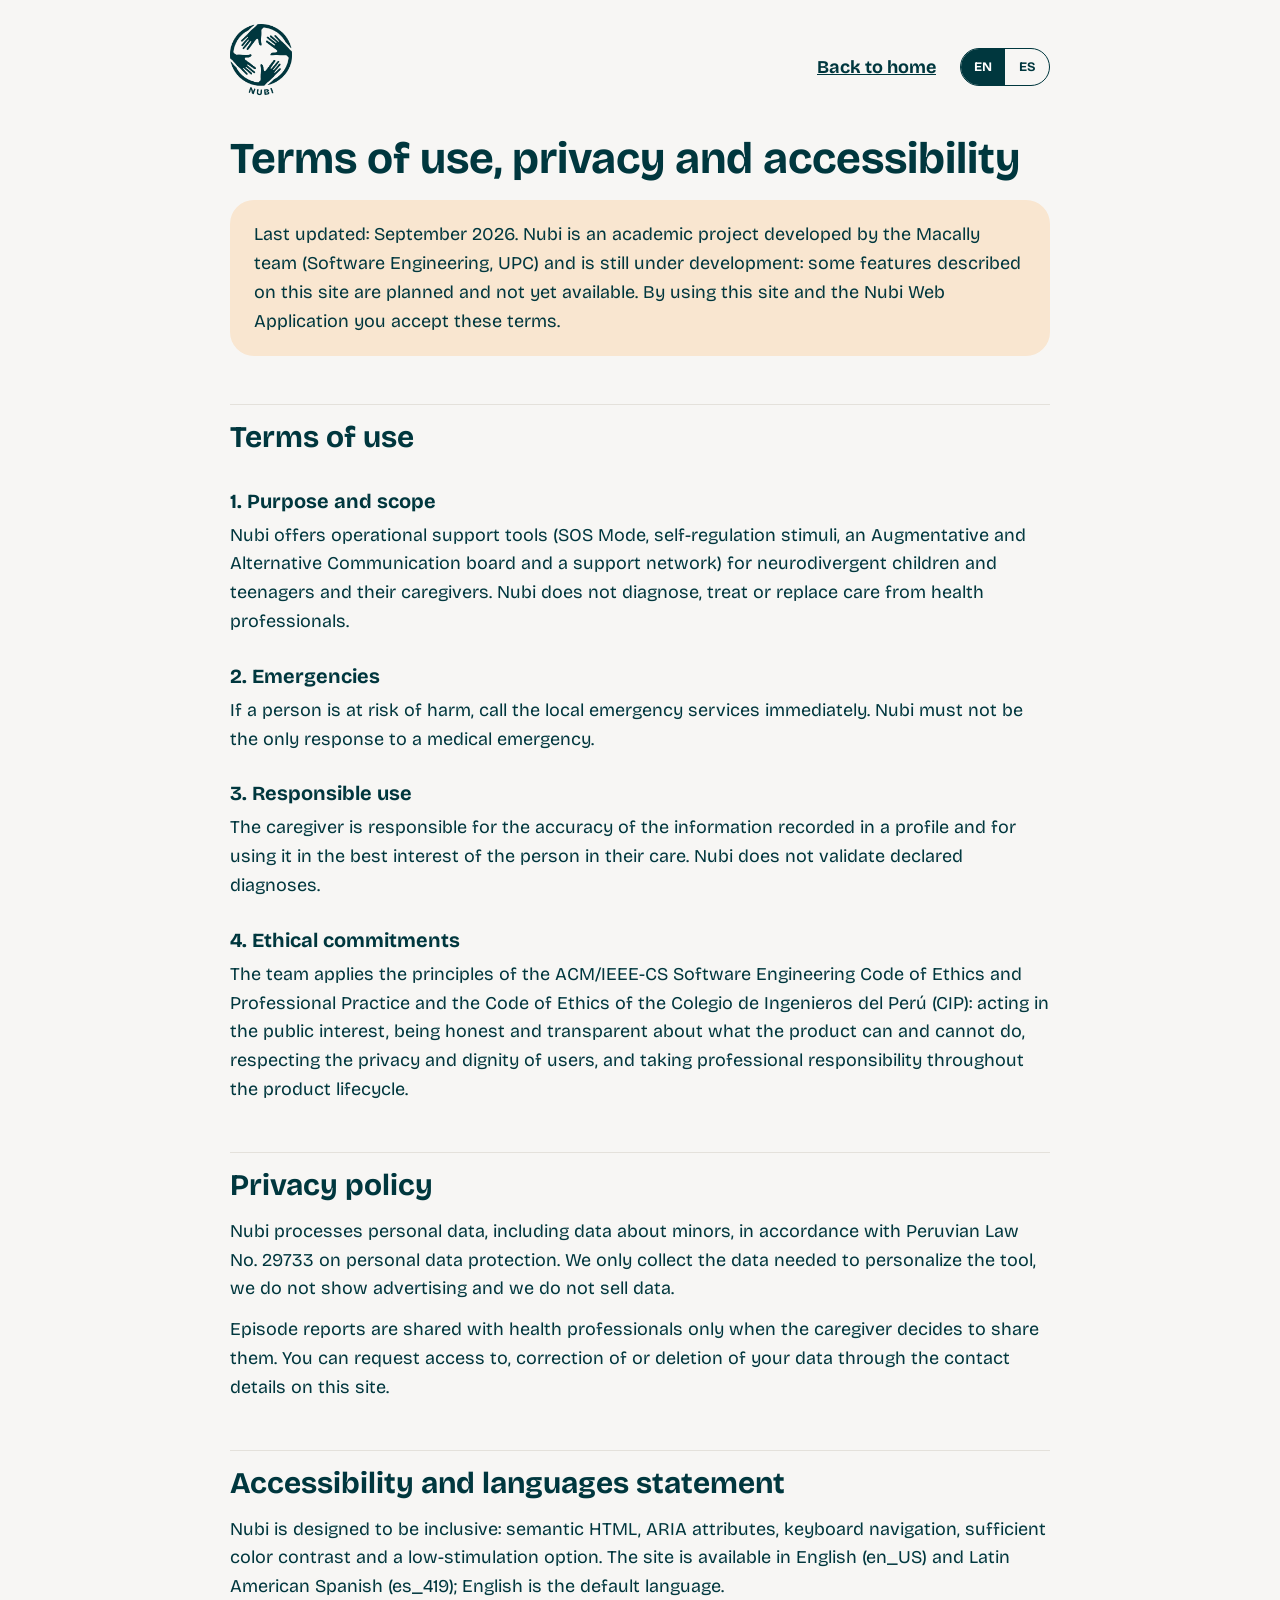
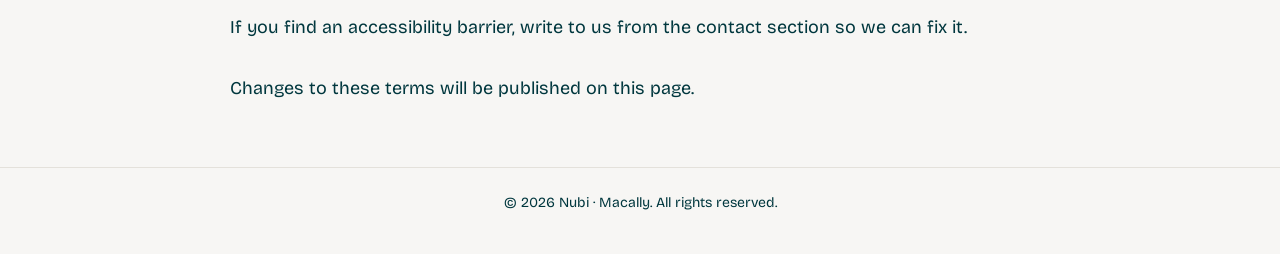
<file: docs/terms.html>
<!DOCTYPE html>
<html lang="en">
<head>
<meta charset="UTF-8">
<meta name="viewport" content="width=device-width, initial-scale=1.0">
<title data-i18n="terms.pageTitle">Terms of Use · Nubi</title>
<meta name="description" content="Terms of use, privacy policy and accessibility statement of Nubi, a Macally product." data-i18n-content="terms.metaDescription">
<meta name="keywords" content="nubi, terms of use, privacy policy, accessibility, ethics" data-i18n-content="terms.metaKeywords">
<meta name="author" content="Macally">
<link rel="icon" type="image/png" href="images/logo-nubi.png">
<link rel="preconnect" href="https://fonts.googleapis.com">
<link rel="preconnect" href="https://fonts.gstatic.com" crossorigin>
<link href="https://fonts.googleapis.com/css2?family=Bricolage+Grotesque:opsz,wght@12..96,400..800&display=swap" rel="stylesheet">
<style>
  :root { --dark: #00373E; --mint: #4CCBBB; --peach: #F9E6D0; --page: #F7F6F4; --line: #E4E1DB; }
  *, *::before, *::after { box-sizing: border-box; }
  body { margin: 0; background: var(--page); color: var(--dark); font-family: 'Bricolage Grotesque', system-ui, -apple-system, 'Segoe UI', sans-serif; font-size: 18px; line-height: 1.6; }
  :focus-visible { outline: 3px solid var(--mint); outline-offset: 3px; }
  a { color: inherit; }
  .skip-link { position: absolute; left: 16px; top: -64px; background: var(--dark); color: #fff; padding: 12px 20px; border-radius: 999px; font-weight: 700; }
  .skip-link:focus { top: 12px; }
  header { max-width: 860px; margin: 0 auto; padding: 24px 20px 0; display: flex; align-items: center; justify-content: space-between; gap: 16px; flex-wrap: wrap; }
  header img { width: 62px; height: 77px; object-fit: fill; }
  .back { font-weight: 700; padding: 12px 8px; }
  .lang-switch { display: inline-flex; border: 1.5px solid var(--dark); border-radius: 999px; overflow: hidden; }
  .lang-btn { border: 0; background: transparent; color: var(--dark); font: inherit; font-size: 13px; font-weight: 700; padding: 8px 12px; min-width: 44px; min-height: 36px; cursor: pointer; }
  .lang-btn[aria-pressed="true"] { background: var(--dark); color: #fff; }
  main { max-width: 860px; margin: 24px auto 64px; padding: 0 20px; }
  h1 { font-size: clamp(30px, 4vw + 12px, 44px); line-height: 1.15; margin: 0 0 16px; }
  h2 { font-size: 30px; margin: 48px 0 8px; padding-top: 8px; border-top: 1px solid var(--line); }
  h3 { font-size: 20px; margin: 24px 0 4px; }
  p { margin: 0 0 12px; max-width: 70ch; }
  .updated { background: var(--peach); border-radius: 24px; padding: 20px 24px; }
  footer { border-top: 1px solid var(--line); padding: 24px 20px 40px; text-align: center; font-size: 14px; }
  @media (prefers-reduced-motion: reduce) { * { transition: none !important; } }
</style>
</head>
<body>
<a class="skip-link" href="#main" data-i18n="k166">Skip to main content</a>
<header>
  <a href="index.html" aria-label="Nubi – home" data-i18n-aria-label="k003"><img src="images/logo-nubi.png" alt="Nubi"></a>
  <div style="display:flex;align-items:center;gap:16px">
    <a class="back" href="index.html" data-i18n="terms.back">Back to home</a>
    <div class="lang-switch" role="group" aria-label="Language / Idioma">
      <button type="button" class="lang-btn" data-lang="en" lang="en" aria-pressed="true" aria-label="Switch language to English" data-i18n-aria-label="k168">EN</button>
      <button type="button" class="lang-btn" data-lang="es" lang="es-419" aria-pressed="false" aria-label="Switch language to Spanish" data-i18n-aria-label="k169">ES</button>
    </div>
  </div>
</header>
<main id="main">
  <h1 data-i18n="terms.h1">Terms of use, privacy and accessibility</h1>
  <p class="updated" data-i18n="terms.updated">Last updated: September 2026. Nubi is an academic project developed by the Macally team (Software Engineering, UPC) and is still under development: some features described on this site are planned and not yet available. By using this site and the Nubi Web Application you accept these terms.</p>

  <section id="terms" aria-labelledby="terms-title">
    <h2 id="terms-title" data-i18n="terms.h2.terms">Terms of use</h2>
    <h3 data-i18n="terms.scope.h">1. Purpose and scope</h3><p data-i18n="terms.scope.p">Nubi offers operational support tools (SOS Mode, self-regulation stimuli, an Augmentative and Alternative Communication board and a support network) for neurodivergent children and teenagers and their caregivers. Nubi does not diagnose, treat or replace care from health professionals.</p>
    <h3 data-i18n="terms.emergency.h">2. Emergencies</h3><p data-i18n="terms.emergency.p">If a person is at risk of harm, call the local emergency services immediately. Nubi must not be the only response to a medical emergency.</p>
    <h3 data-i18n="terms.use.h">3. Responsible use</h3><p data-i18n="terms.use.p">The caregiver is responsible for the accuracy of the information recorded in a profile and for using it in the best interest of the person in their care. Nubi does not validate declared diagnoses.</p>
    <h3 data-i18n="terms.ethics.h">4. Ethical commitments</h3><p data-i18n="terms.ethics.p">The team applies the principles of the ACM/IEEE-CS Software Engineering Code of Ethics and Professional Practice and the Code of Ethics of the Colegio de Ingenieros del Perú (CIP): acting in the public interest, being honest and transparent about what the product can and cannot do, respecting the privacy and dignity of users, and taking professional responsibility throughout the product lifecycle.</p>
  </section>

  <section id="privacy" aria-labelledby="privacy-title">
    <h2 id="privacy-title" data-i18n="terms.h2.privacy">Privacy policy</h2>
    <p data-i18n="terms.privacy.p1">Nubi processes personal data, including data about minors, in accordance with Peruvian Law No. 29733 on personal data protection. We only collect the data needed to personalize the tool, we do not show advertising and we do not sell data.</p>
    <p data-i18n="terms.privacy.p2">Episode reports are shared with health professionals only when the caregiver decides to share them. You can request access to, correction of or deletion of your data through the contact details on this site.</p>
  </section>

  <section id="accessibility" aria-labelledby="a11y-title">
    <h2 id="a11y-title" data-i18n="terms.h2.accessibility">Accessibility and languages statement</h2>
    <p data-i18n="terms.a11y.p1">Nubi is designed to be inclusive: semantic HTML, ARIA attributes, keyboard navigation, sufficient color contrast and a low-stimulation option. The site is available in English (en_US) and Latin American Spanish (es_419); English is the default language.</p>
    <p data-i18n="terms.a11y.p2">If you find an accessibility barrier, write to us from the contact section so we can fix it.</p>
  </section>

  <p data-i18n="terms.changes" style="margin-top:32px">Changes to these terms will be published on this page.</p>
</main>
<footer><span data-i18n="k153">© 2026 Nubi · Macally. All rights reserved.</span></footer>
<script src="i18n.js"></script>
</body>
</html>
</file>
<file: docs/styles.css>
:root {
  --dark: #00373E;
  --mint: #4CCBBB;
  --mint-100: #EBFAF6;
  --mint-200: #D3F1EB;
  --mint-300: #ACE6DD;
  --green: #1B635A;
  --peach: #F9E6D0;
  --cream: #FDF7F1;
  --page: #F7F6F4;
  --line: #E4E1DB;
  --chip: #EAF0EF;
  --yellow: #EFC01D;
  --pink: #F39CAC;
  --white: #FFFFFF;
  --gutter: 100px;
}

*, *::before, *::after { box-sizing: border-box; }
html { scroll-behavior: smooth; }
body {
  margin: 0;
  background: var(--page);
  color: var(--dark);
  font-family: 'Bricolage Grotesque', system-ui, -apple-system, 'Segoe UI', sans-serif;
  font-size: 16px;
  line-height: 1.4;
  -webkit-font-smoothing: antialiased;
}
img { display: block; max-width: 100%; }
a { color: inherit; text-decoration: none; }
h1, h2, h3, p { margin: 0; }
button { font-family: inherit; cursor: pointer; }
:focus-visible { outline: 3px solid var(--green); outline-offset: 3px; }
/* Focus indicators keep at least 3:1 against light and dark backgrounds (WCAG 1.4.11). */
.cta :focus-visible, footer :focus-visible, .problem-art :focus-visible, .quote.dark :focus-visible,
.team-video-wrapper :focus-visible, .video-frame :focus-visible { outline-color: var(--mint); }
.cta .contact-card :focus-visible { outline-color: var(--green); }

.page { max-width: 1440px; margin: 0 auto; overflow: hidden; }
.container { margin-inline: auto; padding-inline: var(--gutter); }
.section { margin-top: 120px; }

/* ---------- Sprite icons ---------- */
.ic { width: 24px; height: 24px; fill: none; stroke: currentColor; stroke-width: 2; stroke-linecap: round; stroke-linejoin: round; flex-shrink: 0; }

/* ---------- Buttons ---------- */
.btn {
  display: inline-flex; align-items: center; justify-content: center;
  border: 1px solid transparent; border-radius: 999px;
  font-weight: 700; line-height: 1.2; white-space: nowrap;
  transition: transform .15s ease, box-shadow .15s ease, background-color .15s ease;
}
.btn:hover { transform: translateY(-2px); box-shadow: 0 8px 18px rgba(0, 55, 62, .18); }
.btn-dark   { background: var(--dark);   color: #fff; }
.btn-mint   { background: var(--mint);   color: var(--dark); }
.btn-yellow { background: var(--yellow); color: var(--dark); }
.btn-pink   { background: var(--pink);   color: var(--dark); }
.btn-lg  { padding: 15px 39px; font-size: 20px; border-radius: 100px; }
.btn-md  { padding: 13px 25px; font-size: 16px; border-color: var(--dark); }
.btn-md.on-light { border-color: var(--dark); }
.btn-cta { padding: 17px 32px; font-size: 18px; }
.btn-cta.outline { background: transparent; color: #fff; border-color: #fff; padding: 17px 33px; }

.pill-label { font-size: 12px; font-weight: 700; padding: 4px 16px; border-radius: 999px; }
.eyebrow { font-size: 12px; font-weight: 700; letter-spacing: .02em; }

/* ---------- Nav ---------- */
.nav {
  display: grid; grid-template-columns: 1fr auto 1fr; align-items: center;
  padding-top: 30px; padding-inline: 87px 60px;
}
.nav-links { display: flex; align-items: center; gap: 24px; font-size: 14px; }
.nav-links a { padding: 4px 8px; border-radius: 4px; white-space: nowrap; }
.nav-links a:hover { color: var(--green); }
.nav-right { justify-content: flex-end; gap: 22px; }
.nav-logo img { width: 105px; height: 131px; object-fit: fill; }
.nav-actions { display: flex; align-items: center; gap: 16px; margin-left: 10px; flex-shrink: 0; }
.nav-actions .login { font-size: 16px; font-weight: 700; padding: 12px 8px; white-space: nowrap; }
.nav-actions .btn { padding: 9px 16px; font-size: 14px; white-space: nowrap; }

/* ---------- Hero ---------- */
.hero {
  position: relative; overflow: hidden;
  margin: 0 var(--gutter);
  height: 668px; border-radius: 70px; background: var(--peach);
}
.hero-left  { position: absolute; left: 0; bottom: 0; width: 380px; height: 560px; object-fit: fill; border-radius: 0 0 0 70px; }
.hero-right { position: absolute; right: 0; top: 0; width: 406px; height: 668px; object-fit: fill; border-radius: 70px; }
.hero-content {
  position: relative; z-index: 1; padding-top: 208px;
  display: flex; flex-direction: column; align-items: center; text-align: center;
}
.hero h1 { font-size: 70px; font-weight: 800; line-height: 1.17; max-width: 811px; letter-spacing: -.01em; }
.hero-sub { font-size: 24px; margin-top: 24px; max-width: 475px; line-height: 1.35; }
.hero .btn { margin-top: 36px; }

/* ---------- Problema ---------- */
.problem { display: flex; align-items: center; justify-content: space-between; gap: 48px; margin-top: 127px; padding-inline: 131px 65px; }
.problem-text { width: 521px; }
.problem-text .eyebrow { display: block; font-size: 14px; font-weight: 500; margin-left: 14px; margin-bottom: 12px; }
.problem-text h2 { font-size: 52px; font-weight: 800; line-height: 1.15; letter-spacing: -.01em; }
.problem-text p { font-size: 22px; margin-top: 28px; line-height: 1.4; }
.problem-art {
  flex-shrink: 0; background: var(--dark); border-radius: 60px;
  padding: 71px 45px 0 89px; margin-right: 44px;
}
.problem-art img { width: 415px; height: 493px; object-fit: fill; }

/* ---------- Cómo funciona ---------- */
.how { margin-top: 144px; padding-inline: 145px 95px; }
.how-head { display: flex; flex-direction: column; align-items: center; gap: 12px; text-align: center; }
.how-head h2 { font-size: 32px; font-weight: 800; line-height: 1.25; max-width: 596px; }
.steps { display: grid; grid-template-columns: repeat(4, 1fr); gap: 24px; margin-top: 48px; }
.step { display: flex; flex-direction: column; align-items: flex-start; gap: 8px; padding-top: 24px; }
.step-num {
  background: var(--mint); border-radius: 20px; padding: 8px 16px;
  font-size: 16px; font-weight: 700; line-height: 1.2;
}
.step h3 { font-size: 18px; font-weight: 700; padding-top: 7px; }
.step p { font-size: 14px; }

/* ---------- White cards ---------- */
.card {
  background: #fff; border-radius: 60px;
  margin-inline: var(--gutter);
  padding: 72px 60px;
  display: flex; align-items: center; gap: 64px;
}
.card + .card { margin-top: 32px; }
.card-text { flex: 1; display: flex; flex-direction: column; align-items: flex-start; gap: 12px; }
.card-text h2 { font-size: 32px; font-weight: 800; line-height: 1.25; }
.card-text h2.xl { font-size: 40px; line-height: 1.2; }
.card-text p { font-size: 16px; line-height: 1.4; }
.card-text .btn { margin-top: 12px; }
.card-visual { flex: 1; }

/* Perfil */
.profile-card {
  background: var(--cream); border: 1px solid var(--line); border-radius: 20px; padding: 35px 33px;
}
.profile-user { display: flex; align-items: center; gap: 16px; }
.avatar {
  width: 40px; height: 40px; border-radius: 50%; background: var(--peach);
  display: grid; place-items: center; font-weight: 800; font-size: 16px; color: var(--dark);
  border: 2px solid var(--mint);
}
.chips { display: flex; flex-wrap: wrap; gap: 8px; margin-top: 16px; }
.chip { background: var(--chip); border-radius: 999px; padding: 3px 12px; font-size: 12px; font-weight: 700; }
.info-row {
  display: flex; align-items: center; gap: 12px; background: #fff;
  border: 1px solid var(--line); border-radius: 16px; padding: 17px 17px; margin-top: 14px;
}
.info-row + .info-row { margin-top: 12px; }
.info-icon {
  width: 36px; height: 36px; border-radius: 50%; background: var(--mint-200); color: var(--green);
  display: grid; place-items: center; flex-shrink: 0;
}
.info-icon .ic { width: 20px; height: 20px; }
.info-row strong { display: block; font-size: 14px; font-weight: 700; }
.info-row span { display: block; font-size: 12px; }

/* Modo SOS */
.sos-steps { flex: 1; display: flex; flex-direction: column; gap: 24px; }
.sos-step { display: flex; align-items: flex-start; gap: 16px; }
.sos-num {
  background: var(--dark); color: #fff; border-radius: 16px; padding: 3px 12px;
  font-size: 16px; font-weight: 700; flex-shrink: 0; line-height: 1.3;
}
.sos-step strong { display: block; font-size: 16px; font-weight: 700; }
.sos-step span { display: block; font-size: 14px; margin-top: 2px; }

/* Estímulos */
.mint-panel { flex: 1; background: var(--mint-300); border: 1px solid var(--line); border-radius: 20px; padding: 33px; }
.tabs { display: flex; gap: 12px; margin-bottom: 16px; }
.tab { border-radius: 999px; padding: 9px 17px; font-size: 14px; font-weight: 700; border: 1px solid var(--mint-300); background: var(--mint-100); color: var(--green); }
.tab.active { background: var(--mint); border-color: var(--mint); color: var(--dark); }
.white-row { display: flex; align-items: center; gap: 12px; background: #fff; border: 1px solid var(--line); border-radius: 16px; padding: 17px 17px; }
.white-row strong { display: block; font-size: 14px; font-weight: 700; }
.white-row span { display: block; font-size: 12px; }
.wave { margin-left: auto; width: 150px; height: 36px; color: var(--mint); }
.meter { margin: 28px 0 24px; }
.meter-head { display: flex; justify-content: space-between; font-size: 12px; margin-bottom: 8px; }
.meter-track { background: var(--mint-200); border-radius: 999px; height: 8px; }
.meter-fill { width: 65%; height: 8px; background: var(--mint); border-radius: 999px; }

/* Pictogramas */
.picto-grid { width: 335px; flex-shrink: 0; display: grid; grid-template-columns: repeat(3, 1fr); gap: 12px; }
.picto {
  background: var(--mint-100); border: 1px solid var(--mint-300); border-radius: 16px;
  padding: 54px 8px; display: flex; flex-direction: column; align-items: center; gap: 7px;
  color: var(--green); font-size: 12px; font-weight: 700; text-align: center;
}

/* Seguimiento */
.follow { padding: 0 0 0 60px; gap: 12px; border-radius: 59px; overflow: hidden; }
.follow-text { width: 440px; flex-shrink: 0; margin-top: 96px; margin-bottom: 96px; display: flex; flex-direction: column; align-items: flex-start; }
.follow-text h2 { font-size: 52px; font-weight: 800; line-height: 1.15; letter-spacing: -.01em; }
.follow-text p { font-size: 16px; margin-top: 24px; }
.follow-text .btn { margin-top: 28px; }
.follow img { width: 712px; height: 443px; object-fit: fill; margin-top: 144px; align-self: flex-end; flex-shrink: 0; margin-left: auto; }

/* ---------- Planes ---------- */
.plans-head { text-align: center; display: flex; flex-direction: column; align-items: center; }
.plans-head .eyebrow { margin-bottom: 22px; }
.plans-head h2 { font-size: 48px; font-weight: 800; line-height: 1.17; max-width: 718px; letter-spacing: -.01em; }
.plans-head p { font-size: 16px; max-width: 476px; margin-top: 20px; }
.plans { display: flex; align-items: stretch; gap: 32px; margin-top: 24px; padding-inline: 1px; }
.plan-col { flex: 1; display: flex; flex-direction: column; }
.plan-col.side { padding-top: 24px; }
.plan-badge { align-self: flex-start; margin-left: 8px; background: var(--yellow); border-radius: 999px; padding: 4px 16px; font-size: 12px; font-weight: 700; }
.plan {
  flex: 1; display: flex; flex-direction: column; background: #fff; border-radius: 59px;
  padding: 45px 32px;
}
.plan-col.premium .plan { margin-top: 0; }
.plan-col.premium { padding-top: 0; }
.plan-name { font-size: 18px; margin-left: 3px; }
.plan-price { font-size: 32px; font-weight: 800; margin-top: 8px; line-height: 1.2; margin-left: 10px; }
.plan-desc { font-size: 14px; margin-top: 6px; margin-left: 10px; margin-right: 10px; }
.plan ul { list-style: none; padding: 0; margin: 20px 0 32px 8px; display: flex; flex-direction: column; gap: 12px; flex: 1; }
.plan li { display: flex; align-items: flex-start; gap: 12px; font-size: 14px; }
.plan li::before { content: "✓"; color: var(--green); font-weight: 800; }
.plan .btn { align-self: center; padding: 18px 39px; font-size: 16px; }

/* ---------- Testimonios ---------- */
.testimonials-head { display: flex; flex-direction: column; align-items: center; gap: 12px; text-align: center; }
.testimonials-head h2 { font-size: 48px; font-weight: 800; line-height: 1.17; max-width: 900px; letter-spacing: -.01em; }
.testimonials { display: flex; gap: 24px; margin-top: 48px; align-items: stretch; }
.quote { flex: 1; border-radius: 20px; padding: 33px; display: flex; flex-direction: column; justify-content: space-between; gap: 24px; border: 1px solid transparent; }
.quote.peach { background: var(--peach); }
.quote.dark { background: var(--dark); color: #fff; }
.quote.white { background: #fff; border-color: var(--line); }
.quote p { font-size: 16px; }
.quote-by { display: flex; align-items: center; gap: 12px; }
.quote-avatar { width: 56px; height: 56px; border-radius: 28px; display: grid; place-items: center; font-size: 12px; font-weight: 800; background: #D9E4E3; color: var(--dark); flex-shrink: 0; }
.quote.dark .quote-avatar { background: var(--mint-200); color: var(--green); font-size: 12px; }
.quote-by strong { display: block; font-size: 16px; font-weight: 700; }
.quote-by div span { display: block; font-size: 12px; }
.quote.dark .quote-by div span { color: var(--page); }

/* ---------- FAQ ---------- */
.faq { display: flex; gap: 50px; align-items: flex-start; padding-inline: 137px 63px; }
.faq-art { flex: 1; position: relative; padding-top: 189px; margin-top: 156px; }
.faq-art .box { height: 385px; background: var(--peach); border-radius: 60px; }
.faq-art img { position: absolute; left: 70px; top: 0; height: 574px; width: 376px; object-fit: fill; }
.faq-main { flex: 1; }
.faq-head { margin-bottom: 44px; }
.faq-head .eyebrow { display: block; text-align: center; }
.faq-head h2 { font-size: 52px; font-weight: 800; line-height: 1.15; text-align: center; margin: 24px auto 0; max-width: 450px; letter-spacing: -.01em; }
.faq-list { display: flex; flex-direction: column; gap: 20px; }
.faq-item {
  display: flex; align-items: center; justify-content: space-between; gap: 16px;
  width: 100%; background: #fff; border: 0; border-radius: 30px;
  padding: 28px 24px 28px 35px; text-align: left; color: var(--dark);
  font-size: 20px; font-weight: 700; line-height: 1.3;
}
.plus { position: relative; width: 42px; height: 42px; border-radius: 50%; flex-shrink: 0; }
.plus::before, .plus::after { content: ""; position: absolute; left: 50%; top: 50%; background: var(--dark); border-radius: 2px; transform: translate(-50%, -50%); }
.plus::before { width: 16px; height: 2.5px; }
.plus::after { width: 2.5px; height: 16px; }

/* ---------- Beneficios ---------- */
.benefits-head { display: flex; flex-direction: column; align-items: center; text-align: center; }
.benefits-head .eyebrow { font-size: 14px; }
.benefits-head h2 { font-size: 52px; font-weight: 800; line-height: 1.15; max-width: 396px; margin-top: 10px; letter-spacing: -.01em; }
.benefits-head p { font-size: 22px; max-width: 476px; margin-top: 19px; }
.benefits { display: grid; grid-template-columns: 1fr 1fr; gap: 80px; margin-top: 68px; }
.benefit { position: relative; border-radius: 60px; padding: 60px 60px; min-height: 380px; overflow: hidden; }
.benefit.peach { background: var(--peach); }
.benefit.white { background: #fff; }
.benefit h3 { font-size: 40px; font-weight: 800; line-height: 1.15; max-width: 300px; }
.benefit ul { list-style: none; margin: 28px 0 0; padding: 0; display: flex; flex-direction: column; gap: 12px; font-size: 14px; max-width: 271px; }
.benefit img { position: absolute; right: 24px; bottom: 0; width: 207px; height: 291px; object-fit: fill; }

/* ---------- Equipo ---------- */
.team-head { display: flex; flex-direction: column; align-items: center; text-align: center; gap: 12px; }
.team-head h2 { font-size: 52px; font-weight: 800; line-height: 1.15; max-width: 440px; letter-spacing: -.01em; }
.team-head p { font-size: 22px; max-width: 620px; }
.team { display: grid; grid-template-columns: repeat(5, 1fr); gap: 24px; margin-top: 48px; padding-inline: 60px 15px; }
.member {
  background: #fff; border: 1px solid var(--line); border-radius: 20px;
  padding: 25px 16px; display: flex; flex-direction: column; align-items: center; text-align: center; gap: 12px;
}
.member img, .member .initials { width: 96px; height: 96px; border-radius: 50%; object-fit: cover; }
.member .initials { display: grid; place-items: center; background: var(--mint-200); color: var(--green); font-size: 26px; font-weight: 800; }
.member h3 { font-size: 16px; font-weight: 700; line-height: 1.3; }
.member p { font-size: 14px; line-height: 1.45; }

/* ---------- Video About the Team and About the product ---------- */
.team-video-box {
  margin-top: 56px;
  background: #fff;
  border: 1px solid var(--line);
  border-radius: 28px;
  padding: 44px 36px;
  display: flex;
  flex-direction: column;
  align-items: center;
  text-align: center;
}
.team-video-head {
  display: flex;
  flex-direction: column;
  align-items: center;
  gap: 8px;
  margin-bottom: 24px;
  max-width: 620px;
}
.team-video-head h3 {
  font-size: 28px;
  font-weight: 800;
  letter-spacing: -.01em;
  color: var(--dark);
}
.team-video-head p {
  font-size: 16px;
  line-height: 1.5;
  color: #4A5568;
}
.team-video-head .video-subtitle {
  font-size: 20px;
  font-weight: 800;
  line-height: 1.3;
  color: var(--dark);
}
.team-video-wrapper,
.video-frame {
  width: 100%;
  max-width: 860px;
  aspect-ratio: 16 / 9;
  background: var(--dark);
  border-radius: 20px;
  overflow: hidden;
  box-shadow: 0 10px 30px rgba(0, 55, 62, 0.12);
  display: flex;
  align-items: center;
  justify-content: center;
}
.team-video {
  width: 100%;
  height: 100%;
  object-fit: cover;
  display: block;
  border-radius: 20px;
}
.team-video-wrapper p,
.video-frame p {
  color: #fff;
  padding: 16px;
  font-size: 14px;
}

/* ---------- CTA ---------- */
.cta {
  background: var(--dark); border-radius: 20px; margin-inline: var(--gutter);
  padding: 64px 32px 88px; text-align: center; color: #fff;
  display: flex; flex-direction: column; align-items: center;
}
.cta h2 { font-size: 32px; font-weight: 800; }
.cta p { font-size: 16px; max-width: 492px; margin-top: 12px; color: var(--page); }
.cta-actions { display: flex; gap: 16px; margin-top: 44px; flex-wrap: wrap; justify-content: center; }

/* ---------- Contacto ---------- */
.contact-head { display: flex; flex-direction: column; align-items: center; text-align: center; }
.contact-head .eyebrow { font-size: 14px; font-weight: 500; margin-bottom: 12px; }
.contact-head h2 { font-size: 52px; font-weight: 800; line-height: 1.15; max-width: 632px; letter-spacing: -.01em; }
.contact-head p { font-size: 22px; max-width: 563px; margin-top: 12px; }
.contact-card { background: #fff; border-radius: 50px; margin: 46px 15px 0 60px; padding: 70px; display: grid; grid-template-columns: 452px 1fr; gap: 47px; }
.contact-info h3, .contact-form-wrap h3 { font-size: 30px; font-weight: 800; }
.contact-info { display: flex; flex-direction: column; }
.contact-info h3 { margin-bottom: 47px; }
.contact-info p { font-size: 20px; }
.contact-info p + p { margin-top: 15px; }
.socials { display: flex; gap: 20px; margin-top: 60px; }
.socials a { display: grid; place-items: center; transition: color .15s; }
.socials a:hover { color: var(--green); }
.contact-info .response { margin-top: 30px; }
.contact-form-wrap { display: flex; flex-direction: column; gap: 47px; min-width: 0; }
.contact-form { background: var(--cream); border-radius: 50px; padding: 52px 50px; display: flex; flex-direction: column; }
.contact-form label { font-size: 20px; margin-bottom: 4px; }
.contact-form input, .contact-form textarea {
  width: 100%; border: 0; border-bottom: 1px solid var(--dark); background: transparent;
  min-width: 0; font: inherit; font-size: 18px; color: var(--dark); padding: 8px 0; outline: none; resize: none; margin-bottom: 30px;
}
.contact-form input:focus, .contact-form textarea:focus { border-bottom-color: var(--green); border-bottom-width: 2px; }
.contact-form textarea { height: 110px; }
.contact-form .btn { align-self: center; padding: 15px 100px; font-size: 20px; margin-top: 6px; }

/* ---------- Footer ---------- */
footer { position: relative; margin-top: 122px; background: var(--dark); color: #fff; padding: 82px 0; overflow: hidden; }
.footer-grid { display: grid; grid-template-columns: 351px 250px 1fr; gap: 33px; padding-inline: 84px 120px; position: relative; z-index: 1; }
.footer-brand { position: relative; }
.footer-brand .brand-row { display: flex; align-items: center; gap: 0; }
.footer-brand .brand-row img { width: 89px; height: 89px; margin: -34px 0 0 -22px; }
.footer-brand h3 { font-size: 20px; font-weight: 700; margin: 0 0 0 -3px; }
.footer-brand p { font-size: 14px; margin-top: 16px; }
.footer-social { display: flex; gap: 12px; margin-top: 24px; }
.footer-social a { width: 36px; height: 36px; border-radius: 50%; background: rgba(255,255,255,.14); display: grid; place-items: center; transition: background-color .15s; }
.footer-social a:hover { background: rgba(255,255,255,.28); }
.footer-social .ic { width: 18px; height: 18px; }
.copyright { font-size: 12px; margin-top: 24px; display: block; }
.footer-col h4 { margin: 0 0 16px; font-size: 14px; font-weight: 700; }
.footer-col ul { list-style: none; margin: 0; padding: 0; display: flex; flex-direction: column; gap: 16px; }
.footer-col a { font-size: 14px; }
.footer-col a:hover { text-decoration: underline; }
.footer-two { display: grid; grid-template-columns: 250px 250px; gap: 33px; }
.footer-made { grid-column: 3; text-align: right; font-size: 12px; margin-top: 60px; margin-right: 200px; }
.footer-art { position: absolute; right: 0; bottom: 5px; width: 213px; height: 244px; z-index: 0; }

/* ---------- Accessibility & i18n additions ---------- */
.skip-link { position: absolute; left: 16px; top: -64px; z-index: 100; background: var(--dark); color: #fff; padding: 12px 20px; border-radius: 999px; font-weight: 700; transition: top .15s ease; }
.skip-link:focus { top: 12px; }
.lang-switch { display: inline-flex; border: 1.5px solid var(--dark); border-radius: 999px; overflow: hidden; flex-shrink: 0; }
.lang-btn { border: 0; background: transparent; color: var(--dark); font-size: 13px; font-weight: 700; padding: 8px 12px; min-width: 44px; min-height: 36px; }
.lang-btn[aria-pressed="true"] { background: var(--dark); color: #fff; }
.nav-toggle { display: none; width: 48px; height: 48px; border: 1.5px solid var(--dark); border-radius: 50%; background: transparent; align-items: center; justify-content: center; padding: 0; }
.nav-toggle .bars, .nav-toggle .bars::before, .nav-toggle .bars::after { display: block; width: 20px; height: 2.5px; background: var(--dark); border-radius: 2px; content: ""; position: relative; }
.nav-toggle .bars::before { position: absolute; top: -7px; }
.nav-toggle .bars::after { position: absolute; top: 7px; }
.mobile-menu { grid-column: 1 / -1; background: #fff; border-radius: 24px; margin-top: 12px; padding: 12px; box-shadow: 0 8px 24px rgba(0, 55, 62, .12); }
.mobile-menu[hidden] { display: none; }
.mobile-menu ul { list-style: none; margin: 0; padding: 0; display: grid; gap: 4px; }
.mobile-menu a { display: block; padding: 14px 16px; border-radius: 12px; font-size: 16px; font-weight: 600; }
.mobile-menu a:hover { background: var(--chip); }
.mobile-menu .menu-account a.btn { margin-top: 8px; padding: 14px 24px; color: #fff; }
@media (min-width: 821px) { .mobile-menu .menu-account { display: none; } }
.faq-entry { background: #fff; border-radius: 30px; }
.faq-entry summary.faq-item { list-style: none; cursor: pointer; background: transparent; }
.faq-entry summary.faq-item::-webkit-details-marker { display: none; }
.faq-entry[open] .plus::after { display: none; }
.faq-answer { padding: 0 35px 28px; font-size: 17px; line-height: 1.5; }
.contact-form input:focus-visible, .contact-form textarea:focus-visible { outline: 3px solid var(--green); outline-offset: 4px; }
@media (prefers-reduced-motion: reduce) {
  html { scroll-behavior: auto; }
  *, *::before, *::after { transition: none !important; animation: none !important; }
}

/* ---------- Responsive ---------- */
@media (max-width: 1180px) {
  :root { --gutter: 40px; }
  .nav { padding-inline: 40px; }
  .nav { grid-template-columns: auto 1fr auto; column-gap: 12px; }
  .nav-left { display: none; }
  .nav-right a:not(.login):not(.btn) { display: none; }
  .nav-toggle { display: inline-flex; }
  .problem, .how, .faq, .benefits, .team { padding-inline: 0; }
  .hero h1 { font-size: 56px; }
  .hero-left { width: 300px; height: 442px; }
  .hero-right { width: 320px; height: 526px; }
  .hero { height: 668px; }
  .card { flex-direction: column; align-items: stretch; padding: 48px 40px; gap: 40px; }
  .follow { padding: 48px 40px 0; }
  .follow-text { width: auto; margin: 0; }
  .follow img { margin: 0 auto; width: 100%; height: auto; }
  .picto-grid { width: 100%; }
  .team { grid-template-columns: repeat(3, 1fr); }
  .contact-card { margin-inline: 0; grid-template-columns: 1fr; padding: 48px 40px; }
  .footer-grid { grid-template-columns: 1fr 1fr; padding-inline: 40px; }
  .footer-made { grid-column: 1 / -1; text-align: left; margin-top: 24px; }
}
@media (max-width: 820px) {
  :root { --gutter: 20px; }
  .section { margin-top: 80px; }
  .nav { padding-inline: 20px; }
  .nav-actions { margin-left: 0; }
  .nav-actions .login, .nav-actions .btn { display: none; }
  .btn { white-space: normal; text-align: center; }
  .tabs { flex-wrap: wrap; }
  .nav-logo img { width: 62px; height: 77px; }
  .nav-right { gap: 8px; }
  .hero { border-radius: 40px; height: 620px; }
  .hero h1 { font-size: 38px; }
  .hero-content { padding: 150px 20px 0; }
  .hero-sub { font-size: 18px; }
  .hero-left { width: 190px; height: 280px; }
  .hero-right { width: 200px; height: 330px; border-radius: 40px; }
  .problem { flex-direction: column; margin-top: 80px; }
  .problem-text { width: 100%; }
  .problem-text h2, .follow-text h2, .faq-head h2, .benefits-head h2, .team-head h2, .contact-head h2 { font-size: 36px; }
  .problem-art { margin: 0; padding: 40px 24px 0; border-radius: 40px; }
  .problem-art img { width: 100%; height: auto; }
  .steps { grid-template-columns: 1fr 1fr; }
  .card { border-radius: 36px; padding: 36px 24px; }
  .card-text h2.xl { font-size: 30px; }
  .plans, .testimonials, .faq { flex-direction: column; }
  .plan-col.side { padding-top: 0; }
  .plans-head h2, .testimonials-head h2 { font-size: 34px; }
  .faq-art { margin-top: 0; }
  .faq-art img { left: 50%; transform: translateX(-50%); }
  .faq-item { font-size: 17px; padding: 20px; }
  .benefits { grid-template-columns: 1fr; }
  .benefit { padding: 40px 28px 260px; }
  .benefit img { right: 50%; transform: translateX(50%); }
  .team { grid-template-columns: 1fr 1fr; }
  .team-video-box { padding: 28px 18px; border-radius: 24px; margin-top: 40px; }
  .team-video-head h3 { font-size: 22px; }
  .team-video-head p { font-size: 14px; }
  .cta h2 { font-size: 26px; }
  .contact-form .btn { padding: 15px 40px; }
  .footer-grid { grid-template-columns: 1fr; }
  .footer-two { grid-template-columns: 1fr 1fr; gap: 24px; }
  .footer-art { display: none; }
}
/* Anula los márgenes laterales fijados en el HTML para escritorio, que en pantallas
   angostas aplastan el contenido. */
@media (max-width: 1180px) {
  main .container[style*="padding-inline"] { padding-inline: var(--gutter) !important; }
}
/* Pantallas angostas: las figuras del hero quedan arriba y abajo, sin tapar el texto. */
@media (max-width: 560px) {
  .hero { height: auto; }
  .hero-content { padding: 150px 20px 180px; }
  .hero-left { width: 105px; height: 155px; }
  .hero-right { width: 100px; height: 140px; }
}
</file>
